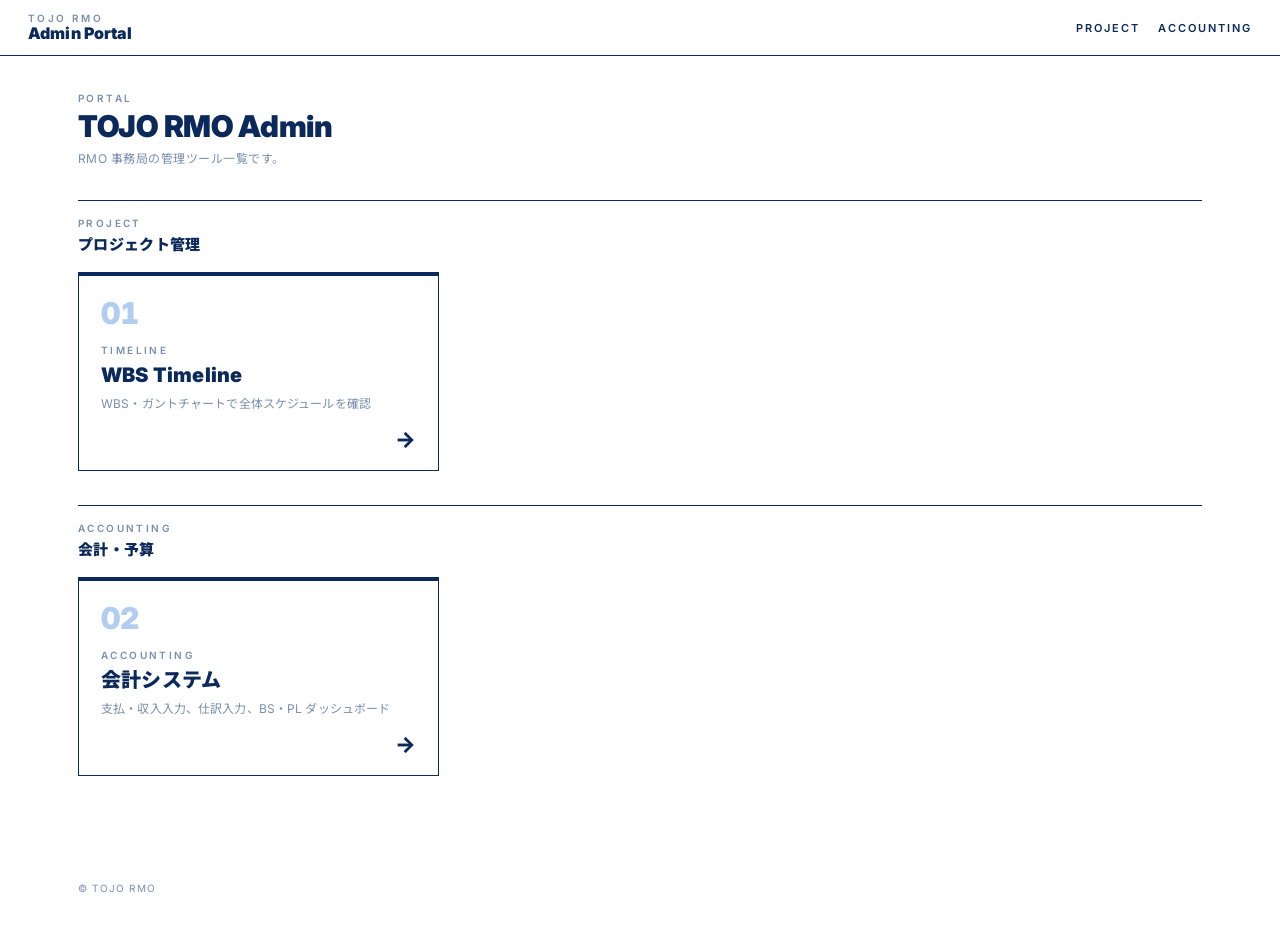
<file: index.html>
<!DOCTYPE html>
<html lang="ja">
<head>
<meta charset="utf-8">
<meta name="viewport" content="width=device-width, initial-scale=1, viewport-fit=cover">
<title>TOJO RMO Admin Portal</title>
<link rel="preconnect" href="https://fonts.googleapis.com">
<link rel="preconnect" href="https://fonts.gstatic.com" crossorigin>
<link href="https://fonts.googleapis.com/css2?family=Inter:wght@400;500;600;800&family=Noto+Sans+JP:wght@400;500;700;900&display=swap" rel="stylesheet">
<style>
/* RMO Gantt / Accounting と同じデザイン言語 */
:root{
  --ink:#0b2a5b; --ink2:#2b4a7a; --mute:#7a8fae; --hair:#dfe7f3; --hair2:#c3d2e8; --paper:#ffffff; --tint:#f2f6fc;
  --lv1:#1e4fa3; --lv2:#5b8bd6; --lv3:#b3cdf0; --accent:#e4002b;
  --font:"Inter","Noto Sans JP",-apple-system,BlinkMacSystemFont,"Hiragino Sans",sans-serif;
}
*{box-sizing:border-box}
html,body{margin:0}
body{font-family:var(--font);color:var(--ink);background:var(--paper);-webkit-font-smoothing:antialiased;-webkit-text-size-adjust:100%;letter-spacing:.01em;font-size:13px}

header.hd{position:sticky;top:0;z-index:20;background:var(--paper);display:flex;align-items:center;gap:24px;padding:12px 28px;padding-top:calc(12px + env(safe-area-inset-top));border-bottom:1px solid var(--ink)}
.eyebrow{font-size:10px;font-weight:600;letter-spacing:.24em;text-transform:uppercase;color:var(--mute)}
.hd .ttl{margin:0;font-size:16px;font-weight:900;line-height:1.2}
.hd nav{display:flex;gap:18px;margin-left:auto;align-items:center;overflow-x:auto}
.txtbtn{padding:6px 0;font-size:11px;font-weight:600;letter-spacing:.18em;text-transform:uppercase;color:var(--ink);position:relative;text-decoration:none;white-space:nowrap}
.txtbtn::after{content:"";position:absolute;left:0;right:100%;bottom:2px;height:1px;background:var(--ink);transition:right .25s}
.txtbtn:hover::after{right:0}

main{max-width:1180px;margin:0 auto;padding:36px 28px 72px}
h1{margin:6px 0 6px;font-size:30px;font-weight:900;letter-spacing:-.01em;line-height:1.1}
.sub{color:var(--mute);margin:0 0 30px;font-size:12px;letter-spacing:.04em;line-height:1.7}

section.grp{border-top:1px solid var(--ink);padding:16px 0 34px}
section.grp h2{margin:0 0 18px;font-size:10px;font-weight:600;letter-spacing:.24em;text-transform:uppercase;color:var(--mute)}
section.grp h2 b{display:block;margin-top:4px;font-size:15px;font-weight:900;letter-spacing:.02em;color:var(--ink);text-transform:none}

.tiles{display:grid;grid-template-columns:repeat(3,1fr);gap:20px}
@media (max-width:900px){ .tiles{grid-template-columns:repeat(2,1fr)} }
@media (max-width:560px){ .tiles{grid-template-columns:1fr} }
.tile{position:relative;display:flex;flex-direction:column;gap:6px;min-height:190px;padding:22px 22px 56px;border:1px solid var(--ink);border-top-width:4px;background:var(--paper);color:var(--ink);text-decoration:none;transition:background .2s,color .2s,transform .15s,box-shadow .2s}
.tile .no{font-size:30px;font-weight:900;line-height:1;color:var(--lv3);font-feature-settings:"tnum";margin-bottom:10px;transition:color .2s}
.tile .t{font-size:20px;font-weight:900;letter-spacing:.01em;line-height:1.3}
.tile .d{font-size:12px;color:var(--mute);line-height:1.7;transition:color .2s}
.tile .go{position:absolute;right:22px;bottom:18px;font-size:22px;font-weight:800;transition:transform .2s}
.tile:hover{background:var(--ink);color:var(--paper);transform:translateY(-2px);box-shadow:0 10px 24px rgba(11,42,91,.18)}
.tile:hover .eyebrow,.tile:hover .d{color:var(--hair2)}
.tile:hover .no{color:var(--lv2)}
.tile:hover .go{transform:translateX(4px)}
.tile.ext{border-top-color:var(--lv2);background:var(--tint)}
.tile.ext:hover{background:var(--ink2)}
.tile.soon{border-color:var(--hair2);border-style:dashed;color:var(--mute);pointer-events:none}
.tile.soon .t{color:var(--mute)}
.tile.soon .go{font-size:10px;font-weight:600;letter-spacing:.2em}

footer{max-width:1180px;margin:0 auto;padding:0 28px 40px;font-size:10px;color:var(--mute);letter-spacing:.12em}
@media (max-width:640px){
  header.hd{padding:8px 16px;padding-top:calc(8px + env(safe-area-inset-top));gap:12px}
  main{padding:24px 16px 56px} footer{padding:0 16px 32px}
}
</style>
</head>
<body>
<header class="hd">
  <div class="brand"><div class="eyebrow">TOJO RMO</div><div class="ttl">Admin Portal</div></div>
  <nav id="nav"></nav>
</header>

<main>
  <div class="eyebrow">Portal</div>
  <h1>TOJO RMO Admin</h1>
  <p class="sub">RMO 事務局の管理ツール一覧です。</p>
  <div id="menu"></div>
</main>
<footer>© TOJO RMO</footer>

<script>
/* =====================================================================
   メニュー定義 — ここに追加するだけでポータルに反映されます
   group : グループ（見出し）。同じ group のものがまとめて表示されます
   href  : リンク先（このフォルダからの相対パス、または https://〜）
   ext   : true で外部リンク（新しいタブで開く・↗表示）
   soon  : true で「準備中」表示（クリック不可）
   ===================================================================== */
const GROUPS = [
  { key: 'project', en: 'Project',    jp: 'プロジェクト管理' },
  { key: 'finance', en: 'Accounting', jp: '会計・予算' },
];
const MENU = [
  { group: 'project', en: 'Timeline',   title: 'WBS Timeline',  desc: 'WBS・ガントチャートで全体スケジュールを確認', href: 'Gantt/index.html' },
  { group: 'finance', en: 'Accounting', title: '会計システム',   desc: '支払・収入入力、仕訳入力、BS・PL ダッシュボード', href: 'Accounting/index.html' },
];

/* ===== 描画 ===== */
const esc = s => String(s ?? '').replace(/[&<>"']/g, c => ({'&':'&amp;','<':'&lt;','>':'&gt;','"':'&quot;',"'":'&#39;'}[c]));
let n = 0;
const groups = [...GROUPS, ...[...new Set(MENU.map(m => m.group))].filter(k => !GROUPS.some(g => g.key === k)).map(k => ({ key: k, en: k, jp: k }))];
document.getElementById('menu').innerHTML = groups.map(g => {
  const items = MENU.filter(m => m.group === g.key);
  if (!items.length) return '';
  return `<section class="grp" id="${esc(g.key)}"><h2>${esc(g.en)}<b>${esc(g.jp)}</b></h2><div class="tiles">` +
    items.map(m => {
      const no = String(++n).padStart(2, '0');
      const cls = m.soon ? 'tile soon' : m.ext ? 'tile ext' : 'tile';
      const attr = m.soon ? '' : `href="${esc(m.href)}"` + (m.ext ? ' target="_blank" rel="noopener"' : '');
      const go = m.soon ? 'COMING SOON' : m.ext ? '↗' : '→';
      return `<a class="${cls}" ${attr}><span class="no">${no}</span><span class="eyebrow">${esc(m.en)}</span><span class="t">${esc(m.title)}</span><span class="d">${esc(m.desc)}</span><span class="go">${go}</span></a>`;
    }).join('') + `</div></section>`;
}).join('');
document.getElementById('nav').innerHTML = groups.filter(g => MENU.some(m => m.group === g.key))
  .map(g => `<a class="txtbtn" href="#${esc(g.key)}">${esc(g.en)}</a>`).join('');
</script>
</body>
</html>
</file>
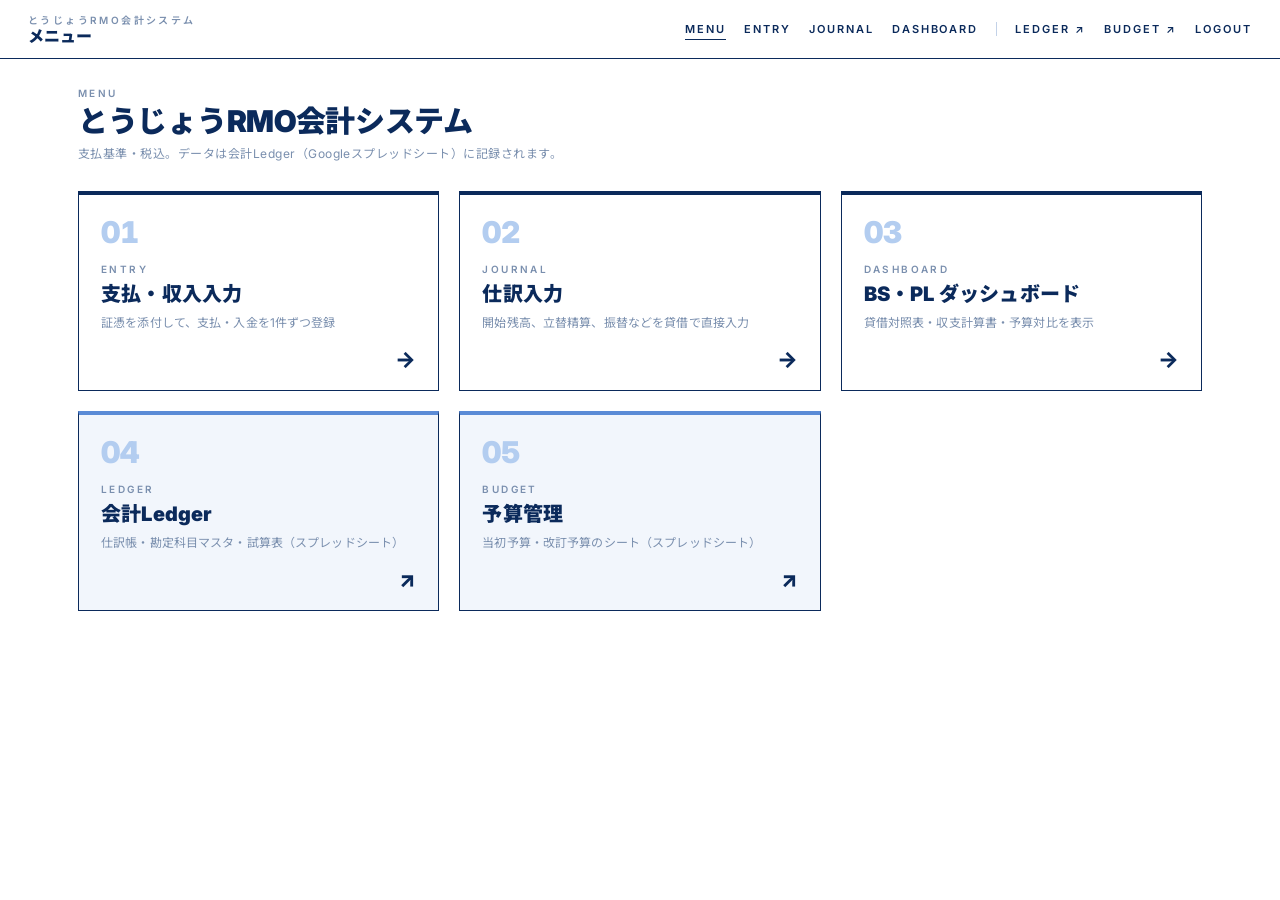
<file: Accounting/index.html>
<!DOCTYPE html>
<html lang="ja">
<head>
  <meta charset="utf-8">
  <meta name="viewport" content="width=device-width, initial-scale=1">
  <title>とうじょうRMO会計システム</title>
  <link rel="preconnect" href="https://fonts.googleapis.com">
  <link rel="preconnect" href="https://fonts.gstatic.com" crossorigin>
  <link href="https://fonts.googleapis.com/css2?family=Inter:wght@400;500;600;800&family=Noto+Sans+JP:wght@400;500;700;900&display=swap" rel="stylesheet">
  <link rel="stylesheet" href="css/style.css">
</head>
<body data-page="home">
<main>
  <div class="eyebrow">Menu</div>
  <h1>とうじょうRMO会計システム</h1>
  <p class="sub">支払基準・税込。データは会計Ledger（Googleスプレッドシート）に記録されます。</p>
  <div class="tiles">
    <a class="tile" href="entry.html"><span class="no">01</span><span class="eyebrow">Entry</span><span class="t">支払・収入入力</span><span class="d">証憑を添付して、支払・入金を1件ずつ登録</span><span class="go">→</span></a>
    <a class="tile" href="journal.html"><span class="no">02</span><span class="eyebrow">Journal</span><span class="t">仕訳入力</span><span class="d">開始残高、立替精算、振替などを貸借で直接入力</span><span class="go">→</span></a>
    <a class="tile" href="dashboard.html"><span class="no">03</span><span class="eyebrow">Dashboard</span><span class="t">BS・PL ダッシュボード</span><span class="d">貸借対照表・収支計算書・予算対比を表示</span><span class="go">→</span></a>
    <a class="tile ext" href="#" data-ext="LEDGER" target="_blank" rel="noopener"><span class="no">04</span><span class="eyebrow">Ledger</span><span class="t">会計Ledger</span><span class="d">仕訳帳・勘定科目マスタ・試算表（スプレッドシート）</span><span class="go">↗</span></a>
    <a class="tile ext" href="#" data-ext="BUDGET" target="_blank" rel="noopener"><span class="no">05</span><span class="eyebrow">Budget</span><span class="t">予算管理</span><span class="d">当初予算・改訂予算のシート（スプレッドシート）</span><span class="go">↗</span></a>
  </div>
</main>
<script src="js/config.js"></script>
<script src="js/core.js"></script>
<script>
  document.querySelectorAll('a[data-ext]').forEach(a => a.href = a.dataset.ext === 'LEDGER' ? CONFIG.LEDGER_URL : CONFIG.BUDGET_URL);
</script>
</body>
</html>
</file>
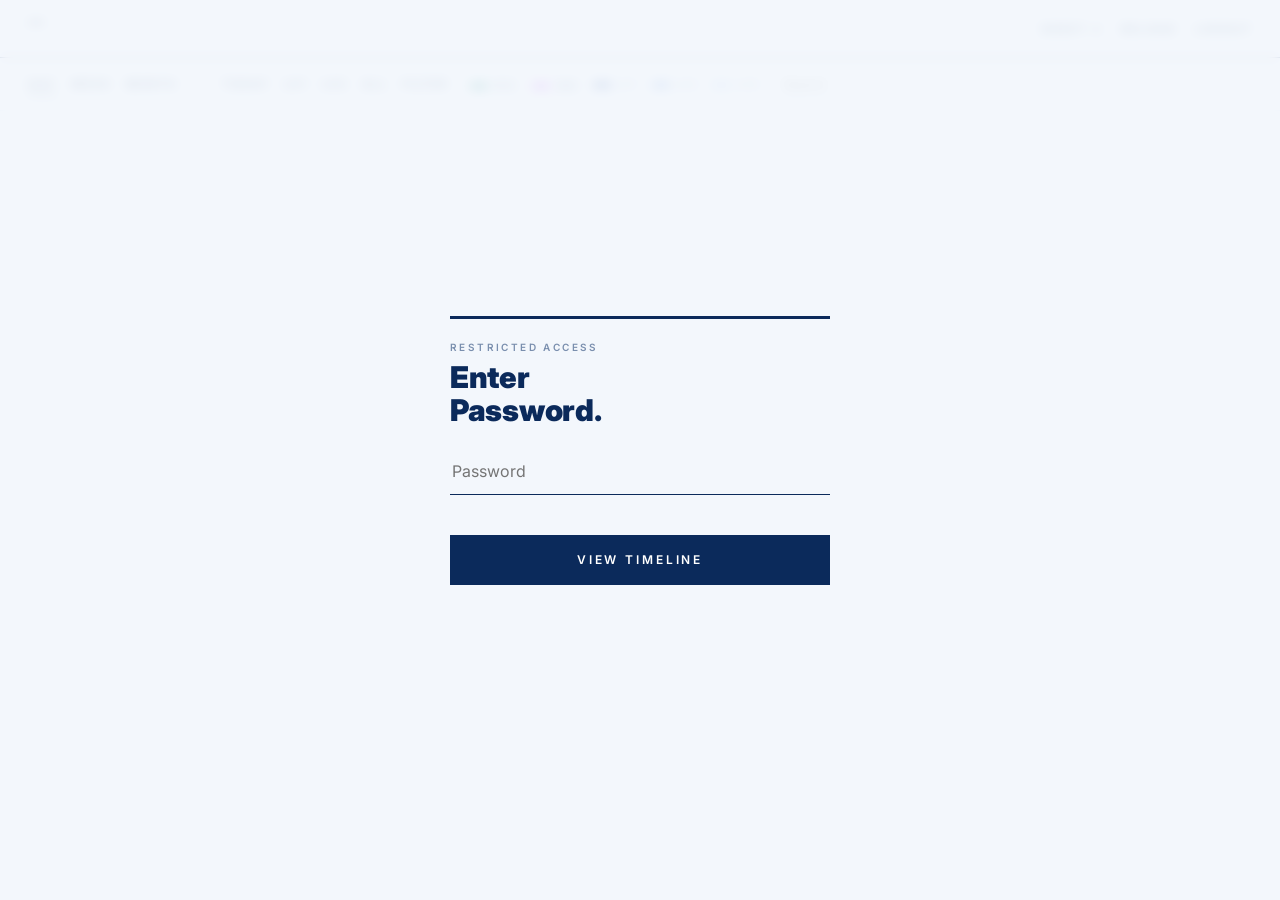
<file: Gantt/index.html>
<!DOCTYPE html>
<html lang="ja">
<head>
<base target="_top">
<meta charset="UTF-8">
<meta name="viewport" content="width=device-width, initial-scale=1, viewport-fit=cover">
<title>WBS Timeline</title>
<link rel="preconnect" href="https://fonts.googleapis.com">
<link rel="preconnect" href="https://fonts.gstatic.com" crossorigin>
<link href="https://fonts.googleapis.com/css2?family=Inter:wght@400;500;600;800&family=Noto+Sans+JP:wght@400;500;700;900&display=swap" rel="stylesheet">
<style>
:root{
  --ink:#0b2a5b; --ink2:#2b4a7a; --mute:#7a8fae; --hair:#dfe7f3; --hair2:#c3d2e8; --paper:#ffffff; --tint:#f2f6fc;
  --lv1:#1e4fa3; --lv2:#5b8bd6; --lv3:#b3cdf0;
  --accent:#e4002b;
  --key:#0e8a7e; --keybg:#e2f3f0;   /* 報告（mark=1）のハイライト色 */
  --dis:#ba42f2; --disbg:#f8edfe;   /* 議論（mark=2）のハイライト色 */
  --left:340px; --h1:56px; --h2:46px; --h3:40px;
  --font:"Inter","Noto Sans JP",-apple-system,BlinkMacSystemFont,"Hiragino Sans",sans-serif;
}
@media (max-width:640px){ :root{ --left:168px; --h1:58px; --h2:50px; --h3:46px; } }
*{box-sizing:border-box}
html,body{margin:0;height:100%}
body{font-family:var(--font);color:var(--ink);background:var(--paper);-webkit-font-smoothing:antialiased;-webkit-text-size-adjust:100%;letter-spacing:.01em}
button,input,select{font-family:inherit;color:inherit}
button{cursor:pointer}
.app{display:flex;flex-direction:column;height:100vh;height:100dvh}

/* ===== Header ===== */
.hd{display:flex;align-items:center;gap:24px;padding:12px 28px;padding-top:calc(12px + env(safe-area-inset-top));border-bottom:1px solid var(--ink)}
.hd .brand{flex:0 1 auto;min-width:0}
.eyebrow{font-size:10px;font-weight:600;letter-spacing:.24em;text-transform:uppercase;color:var(--mute)}
.hd h1{margin:0;font-size:16px;font-weight:900;line-height:1.2;letter-spacing:.01em;white-space:nowrap;overflow:hidden;text-overflow:ellipsis}
.hd .upd{font-size:10px;color:var(--mute);margin-top:2px;letter-spacing:.06em;white-space:nowrap}
.txtbtn{background:none;border:0;padding:6px 0;font-size:11px;font-weight:600;letter-spacing:.18em;text-transform:uppercase;color:var(--ink);position:relative}
.txtbtn::after{content:"";position:absolute;left:0;right:100%;bottom:2px;height:1px;background:var(--ink);transition:right .25s}
.txtbtn:hover::after,.txtbtn.on::after{right:0}
a.txtbtn{text-decoration:none;display:inline-block}
.hd nav{display:flex;gap:18px;margin-left:auto}

/* ===== KPI ===== */
.stats{display:flex;align-items:center;border-left:1px solid var(--hair2)}
.stat{display:flex;align-items:baseline;gap:6px;padding:0 16px;border-right:1px solid var(--hair)}
.stat:last-child{border-right:0}
.stat .n{font-size:16px;font-weight:800;line-height:1;font-feature-settings:"tnum"}
.stat .l{font-size:9px;font-weight:600;letter-spacing:.18em;text-transform:uppercase;color:var(--mute)}
.stat.alert .n{color:var(--accent)}

@media (max-width:640px){
  .hd{padding:8px 16px;padding-top:calc(8px + env(safe-area-inset-top))}
  .hd .brand,.stats{display:none}
  .hd nav{gap:14px}
}

/* ===== Toolbar ===== */
.tb{display:flex;flex-wrap:wrap;align-items:center;gap:6px 22px;padding:10px 28px;border-bottom:1px solid var(--hair)}
.tb .grp{display:flex;gap:14px;align-items:center}
.tb .sep{width:1px;height:14px;background:var(--hair2)}
.search{flex:1;min-width:140px;border:0;border-bottom:1px solid var(--hair2);height:32px;font-size:16px;padding:0 2px;outline:none;background:transparent}
.search:focus{border-bottom-color:var(--ink)}
@media (min-width:641px){ .search{font-size:13px} }
.legend{display:flex;gap:14px;align-items:center;font-size:10px;letter-spacing:.16em;color:var(--mute);font-weight:600}
.legend i{display:inline-block;width:18px;height:6px;margin-right:6px;vertical-align:middle}
.filters{display:none;width:100%;gap:12px 20px;flex-wrap:wrap;padding:8px 0 4px}
.filters.open{display:flex}
.filters .fld{display:flex;flex-direction:column;gap:4px;flex:1 1 150px;min-width:0;position:relative}
.filters .fl{font-size:9px;font-weight:600;letter-spacing:.2em;text-transform:uppercase;color:var(--mute)}
.filters label.chk{display:flex}
/* 複数選択ドロップダウン */
.ms-btn{width:100%;height:34px;border:0;border-bottom:1px solid var(--hair2);background:transparent;font-size:16px;padding:0 18px 0 2px;text-align:left;white-space:nowrap;overflow:hidden;text-overflow:ellipsis;position:relative;letter-spacing:0}
.ms-btn::after{content:"▾";position:absolute;right:2px;top:50%;transform:translateY(-50%);font-size:10px;color:var(--mute)}
.ms.open .ms-btn,.ms-btn:focus{border-bottom-color:var(--ink);outline:none}
.ms.on .ms-btn{font-weight:700}
@media (min-width:641px){ .ms-btn{font-size:13px} }
.ms-pop{display:none;position:absolute;left:0;top:100%;z-index:40;min-width:100%;width:max-content;max-width:min(320px,90vw);max-height:300px;overflow:auto;background:var(--paper);border:1px solid var(--ink);box-shadow:0 8px 24px rgba(11,42,91,.14);padding:6px 0}
.ms.open .ms-pop{display:block}
.ms-act{display:flex;gap:14px;padding:4px 12px 8px;border-bottom:1px solid var(--hair)}
.ms-act button{background:none;border:0;padding:2px 0;font-size:10px;font-weight:600;letter-spacing:.14em;color:var(--ink2)}
.ms-act button:hover{text-decoration:underline}
.ms-opt{display:flex;align-items:center;gap:8px;padding:7px 12px;font-size:13px;cursor:pointer;white-space:nowrap}
.ms-opt:hover{background:var(--tint)}
.ms-opt input{width:15px;height:15px;margin:0;accent-color:var(--ink)}
.ms-opt .bl0{color:var(--mute)}
.filters .chk{flex-direction:row;align-items:center;gap:8px;flex:0 0 auto;font-size:11px;letter-spacing:.1em;color:var(--ink)}
.filters .chk input{width:16px;height:16px;accent-color:var(--ink)}
@media (max-width:640px){ .tb{padding:8px 16px;gap:6px 14px} .legend{display:none} }

/* ===== Chart ===== */
.scroller{flex:1;min-height:0;overflow:auto;position:relative;-webkit-overflow-scrolling:touch;overscroll-behavior-x:contain}
.chart{position:relative;min-height:100%}
.head{position:sticky;top:0;z-index:5;display:flex;background:var(--paper);border-bottom:1px solid var(--ink)}
.corner{position:sticky;left:0;z-index:6;width:var(--left);flex:0 0 var(--left);background:var(--paper);border-right:1px solid var(--hair);display:flex;align-items:flex-end;padding:0 16px 8px;font-size:9px;font-weight:600;letter-spacing:.2em;color:var(--mute)}
.scale{position:relative;flex:0 0 auto}
.months{position:relative;height:26px}
.month{position:absolute;top:0;height:100%;border-left:1px solid var(--hair2);padding:7px 8px 0;font-size:10px;font-weight:700;letter-spacing:.14em;white-space:nowrap;overflow:hidden}
.ticks{position:relative;height:28px}
.ticks.hide{display:none}
.tick{position:absolute;top:0;height:100%;font-size:9px;text-align:center;color:var(--mute);line-height:1.3;padding-top:2px;overflow:hidden;white-space:nowrap;font-feature-settings:"tnum"}
.tick.we{color:#a9bad3}
.tick.today{color:var(--paper);background:var(--ink);font-weight:700}
.body{position:relative}
.grid{position:absolute;top:0;bottom:0;pointer-events:none;z-index:0}
.grid .we{position:absolute;top:0;bottom:0;background:var(--tint)}
.grid .wl{position:absolute;top:0;bottom:0;border-left:1px solid #edf2f9}
.grid .ml{position:absolute;top:0;bottom:0;border-left:1px solid var(--hair2)}
.grid .td{position:absolute;top:0;bottom:0;width:1px;background:var(--accent)}

.row{display:flex;position:relative;z-index:1;cursor:pointer;border-bottom:1px solid var(--hair)}
.row.l1{height:var(--h1);border-top:1px solid var(--ink);border-bottom-color:var(--hair2)}
.row.l1:first-child{border-top:0}
.row.l2{height:var(--h2)}
.row.l3{height:var(--h3)}
.cl{position:sticky;left:0;z-index:3;width:var(--left);flex:0 0 var(--left);background:var(--paper);border-right:1px solid var(--hair);display:flex;align-items:center;gap:8px;padding:0 14px 0 0;overflow:hidden}
.row:hover .cl{background:var(--tint)}
.row:hover .ct{background:rgba(30,79,163,.04)}
.row.l1 .cl,.row.l1 .ct{background-image:repeating-linear-gradient(-45deg,color-mix(in srgb,var(--ink) 9%,transparent) 0 1.5px,transparent 1.5px 6px)}  /* LV1 のみ網掛け */
.row.l1 .cl{background-color:var(--tint)}
.ind{flex:0 0 auto}
.l1 .ind{width:14px}.l2 .ind{width:28px}.l3 .ind{width:42px}
@media (max-width:640px){ .l1 .ind{width:10px}.l2 .ind{width:18px}.l3 .ind{width:26px} }
.tg{flex:0 0 14px;width:14px;height:14px;display:flex;align-items:center;justify-content:center;font-size:9px;transition:transform .2s;color:var(--ink)}
.collapsed .tg{transform:rotate(-90deg)}
.tg.none{visibility:hidden}
.txt{min-width:0;flex:1;display:flex;flex-direction:column;gap:3px}
.nm{white-space:nowrap;overflow:hidden;text-overflow:ellipsis}
.l1 .nm{font-size:14px;font-weight:900;letter-spacing:.02em}
.l2 .nm{font-size:13px;font-weight:700;color:var(--ink2)}
.l3 .nm{font-size:12.5px;font-weight:500;color:var(--ink2)}
.mt{font-size:10px;color:var(--mute);white-space:nowrap;overflow:hidden;text-overflow:ellipsis;letter-spacing:.04em;font-feature-settings:"tnum"}
.mt b{font-weight:600;color:var(--ink2)}
.tbd{display:inline-block;padding:0 5px;background:var(--accent);color:var(--paper);font-weight:700;letter-spacing:.08em;line-height:1.5}
.stat.tbdk .n{color:var(--paper);background:var(--accent);padding:2px 6px}
.flag{flex:0 0 auto;width:6px;height:6px;border-radius:50%;background:var(--accent)}
/* 論点インジケーター（備考に記入がある行） */
.iss{flex:0 0 auto;min-width:16px;height:16px;padding:0 3px;display:inline-flex;align-items:center;justify-content:center;background:var(--ink);color:var(--paper);font-size:10px;font-weight:800;line-height:1;letter-spacing:0;cursor:pointer;font-feature-settings:"tnum"}
.iss.sum{background:transparent;color:var(--ink);box-shadow:inset 0 0 0 1px var(--ink)}
.iss:hover{opacity:.8}
.tip{position:fixed;z-index:60;display:none;max-width:min(340px,90vw);padding:10px 12px;background:var(--paper);border:1px solid var(--ink);box-shadow:0 8px 24px color-mix(in srgb,var(--ink) 14%,transparent);font-size:12px;line-height:1.6;color:var(--ink);pointer-events:none}
.tip.open{display:block}
.tip .th{font-size:9px;font-weight:600;letter-spacing:.2em;color:var(--mute);margin-bottom:4px}
.tip .ti{white-space:pre-wrap;word-break:break-word}
.tip .ti+.ti{margin-top:6px;padding-top:6px;border-top:1px solid var(--hair)}
.tip .tw{font-weight:700;color:var(--ink2);margin-right:6px}
.ct{position:relative;flex:0 0 auto}
.br{position:absolute;top:50%;transform:translateY(-50%);min-width:3px}
.l1 .br{height:20px;background:var(--lv1)}
.l2 .br{height:14px;background:var(--lv2)}
.l3 .br{height:12px;background:var(--lv3)}
.row.key .cl,.row.key:hover .cl{background:var(--keybg);box-shadow:inset 4px 0 0 var(--key)}
.row.key .ct{background:color-mix(in srgb,var(--key) 7%,transparent)}
.row.key .nm{font-weight:800;color:var(--ink)}
.row.key .br{background:var(--key);box-shadow:0 0 0 2px color-mix(in srgb,var(--key) 25%,transparent)}
.l3.key .br,.l2.key .br{height:16px}
.row.key .bl{color:var(--ink);font-weight:800}
.tag.key{background:var(--key);border-color:var(--key);color:var(--paper)}
/* 議論（mark=2） */
.row.dis .cl,.row.dis:hover .cl{background:var(--disbg);box-shadow:inset 4px 0 0 var(--dis)}
.row.dis .ct{background:color-mix(in srgb,var(--dis) 7%,transparent)}
.row.dis .nm{font-weight:800;color:var(--ink)}
.row.dis .br{background:var(--dis);box-shadow:0 0 0 2px color-mix(in srgb,var(--dis) 25%,transparent)}
.l3.dis .br,.l2.dis .br{height:16px}
.row.dis .bl{color:var(--ink);font-weight:800}
.tag.dis{background:var(--dis);border-color:var(--dis);color:var(--paper)}
.br.done{background-image:repeating-linear-gradient(135deg,rgba(255,255,255,.55) 0 2px,transparent 2px 5px)}
.br.over::after{content:"";position:absolute;left:0;right:0;bottom:-4px;height:2px;background:var(--accent)}
.br .pg{position:absolute;left:0;top:0;bottom:0;background:rgba(255,255,255,.28)}
.bl{position:absolute;top:50%;transform:translateY(-50%);white-space:nowrap;pointer-events:none;font-size:10.5px;color:var(--ink2);letter-spacing:.02em}
.l1 .bl{font-weight:800;color:var(--ink)}
.l2 .bl{font-weight:600}
.l3 .bl{color:var(--mute)}
.nodate{position:absolute;top:50%;transform:translateY(-50%);font-size:10px;color:var(--mute);letter-spacing:.1em}

.empty,.errbox{padding:64px 20px;text-align:center;font-size:13px;color:var(--mute);letter-spacing:.06em}
.errbox{color:var(--accent)}

/* ===== Overlays ===== */
.ov{position:fixed;inset:0;display:none;z-index:50;background:rgba(242,246,252,.88);backdrop-filter:blur(6px);-webkit-backdrop-filter:blur(6px);align-items:center;justify-content:center;padding:20px}
.ov.open{display:flex}
.login{width:100%;max-width:380px;border-top:3px solid var(--ink);padding-top:22px}
.login h2{margin:8px 0 22px;font-size:30px;font-weight:900;letter-spacing:-.01em;line-height:1.1}
.login input{width:100%;height:46px;border:0;border-bottom:1px solid var(--ink);font-size:16px;outline:none;background:transparent;padding:0 2px}
.login .msg{min-height:20px;font-size:12px;color:var(--accent);margin:10px 0}
.pbtn{width:100%;height:50px;border:0;background:var(--ink);color:var(--paper);font-size:12px;font-weight:600;letter-spacing:.24em;text-transform:uppercase;transition:opacity .2s}
.pbtn:hover{opacity:.82}

.dov{align-items:flex-end;padding:0;background:rgba(11,42,91,.35);backdrop-filter:none;-webkit-backdrop-filter:none}
@media (min-width:641px){ .dov{align-items:stretch;justify-content:flex-end} }
.dt{background:var(--paper);width:100%;max-height:86dvh;overflow:auto;padding:22px 22px calc(24px + env(safe-area-inset-bottom));border-top:3px solid var(--ink);animation:up .25s ease}
@media (min-width:641px){ .dt{max-width:440px;max-height:none;height:100%;border-top:0;border-left:3px solid var(--ink);animation:sl .25s ease} }
@keyframes up{from{transform:translateY(30px);opacity:0}}
@keyframes sl{from{transform:translateX(30px);opacity:0}}
.dt h3{margin:8px 0 14px;font-size:24px;font-weight:900;line-height:1.2}
.tags{display:flex;gap:6px;flex-wrap:wrap;margin-bottom:20px}
.tag{font-size:10px;font-weight:600;letter-spacing:.14em;padding:4px 8px;border:1px solid var(--ink)}
.tag.inv{background:var(--ink);color:var(--paper)}
.tag.al{border-color:var(--accent);color:var(--accent)}
.issbox{margin:0 0 20px;padding:12px 14px;border-left:3px solid var(--ink);background:var(--tint)}
.issbox .th{font-size:9px;font-weight:600;letter-spacing:.2em;color:var(--mute);margin-bottom:6px}
.issbox .ti{font-size:13px;line-height:1.7;white-space:pre-wrap;word-break:break-word}
.issbox .ti+.ti{margin-top:8px;padding-top:8px;border-top:1px solid var(--hair2)}
.issbox .tw{font-weight:700;margin-right:6px}
.kv{margin:0;border-top:1px solid var(--ink)}
.kv div{display:grid;grid-template-columns:110px 1fr;gap:12px;padding:12px 0;border-bottom:1px solid var(--hair)}
.kv dt{font-size:9px;font-weight:600;letter-spacing:.2em;text-transform:uppercase;color:var(--mute);padding-top:3px}
.kv dd{margin:0;font-size:14px;white-space:pre-wrap;word-break:break-word}
.kv .auto{font-size:9px;letter-spacing:.14em;color:var(--mute);margin-left:6px}
.dt .pbtn{margin-top:22px}

.loading{position:fixed;left:0;right:0;top:0;height:2px;z-index:60;display:none;overflow:hidden}
.loading.on{display:block}
.loading i{position:absolute;top:0;bottom:0;width:30%;background:var(--ink);animation:ld 1s ease-in-out infinite}
@keyframes ld{from{left:-30%}to{left:100%}}
</style>
</head>
<body>
<div class="loading" id="loading"><i></i></div>
<div class="app">
  <header class="hd">
    <div class="brand">
      <h1 id="title">—</h1>
      <div class="upd" id="updated">&nbsp;</div>
    </div>
    <div class="stats" id="stats"></div>
    <nav>
      <a class="txtbtn" id="lnkSheet" href="#" target="_blank" rel="noopener" title="ソースのスプレッドシートを開く" hidden>Sheet ↗</a>
      <button class="txtbtn" id="btnReload">Reload</button>
      <button class="txtbtn" id="btnLogout">Logout</button>
    </nav>
  </header>

  <div class="tb">
    <div class="grp" id="zoom">
      <button class="txtbtn" data-z="day">Day</button>
      <button class="txtbtn" data-z="week">Week</button>
      <button class="txtbtn" data-z="month">Month</button>
    </div>
    <span class="sep"></span>
    <div class="grp">
      <button class="txtbtn" id="btnToday">Today</button>
      <button class="txtbtn" id="btnL1" title="LV1のみ表示">LV1</button>
      <button class="txtbtn" id="btnL2" title="LV2まで表示">LV2</button>
      <button class="txtbtn" id="btnL3" title="すべて展開">All</button>
      <button class="txtbtn" id="btnFilter">Filter</button>
    </div>
    <div class="legend">
      <span><i style="background:var(--key)"></i>報告</span>
      <span><i style="background:var(--dis)"></i>議論</span>
      <span><i style="background:var(--lv1)"></i>LV1</span>
      <span><i style="background:var(--lv2)"></i>LV2</span>
      <span><i style="background:var(--lv3)"></i>LV3</span>
    </div>
    <input type="search" class="search" id="q" placeholder="Search">
    <div class="filters" id="filters">
      <div class="fld"><span class="fl">Category</span><div class="ms" id="fCategory" data-k="category"></div></div>
      <div class="fld"><span class="fl">Task</span><div class="ms" id="fTask" data-k="task"></div></div>
      <div class="fld"><span class="fl">Owner</span><div class="ms" id="fOwner" data-k="owner"></div></div>
      <div class="fld"><span class="fl">Status</span><div class="ms" id="fStatus" data-k="status"></div></div>
      <label class="chk"><input type="checkbox" id="onlyOverdue">期限超過のみ</label>
      <button class="txtbtn" id="btnClear" title="フィルタを初期状態に戻す">Reset</button>
    </div>
  </div>

  <div class="scroller" id="scroller"><div class="chart" id="chart"></div></div>
</div>

<div class="ov" id="loginOv">
  <form class="login" id="loginForm">
    <div class="eyebrow">Restricted Access</div>
    <h2>Enter<br>Password.</h2>
    <input type="password" id="pw" autocomplete="current-password" placeholder="Password" required>
    <div class="msg" id="loginMsg"></div>
    <button class="pbtn" type="submit">View Timeline</button>
  </form>
</div>

<div class="ov dov" id="detailOv"><div class="dt" id="detail"></div></div>
<div class="tip" id="tip"></div>

<script>
/* 外部ホスティング時のみ GASウェブアプリURL(/exec) を設定。GASから開く場合は空のまま */
const API_URL = 'https://script.google.com/macros/s/AKfycbxz9LsWMF19uylm_T7s3-150QOUiMbcUg98UxoVwD9H8-zPWDxdypJplFYwXVIELGU3hA/exec';
/* ソースのスプレッドシートURL（GASが url を返さない場合のフォールバック。空ならリンク非表示） */
const SHEET_URL = 'https://docs.google.com/spreadsheets/d/1Ksgl1i1hlfgogvbuudsI0Xnx36sDnWzsudFMHMAKoxY/edit';
const PW_KEY = 'gantt_pw', PREF_KEY = 'gantt_prefs_v4';
const DAY = 86400000;
const ZOOMS = { day: 28, week: 10, month: 3.5 };
const WD = ['SUN','MON','TUE','WED','THU','FRI','SAT'];
const WDJ = ['日','月','火','水','木','金','土'];
const ST_LABEL = { todo:'未着手', doing:'進行中', done:'完了', late:'遅延', hold:'保留', other:'—' };
/* フィールド名 → スプレッドシートのヘッダー名（列名が変わったらここだけ直す） */
const FIELDS = { wbs:'WBS', mark:'mark', category:'Category', task:'タスク', subtask:'サブタスク',
  owner:'タスクオーナー', start:'開始日', end:'終了日', status:'Status', kpi:'KPI', note:'備考' };
/* 必須列（無ければエラー）。それ以外の列は無くても空として扱う */
const REQUIRED = ['wbs', 'category', 'task', 'subtask', 'start', 'end'];
/* 表示名：LV1=Category / LV2=タスク / LV3=サブタスク（空なら隣の列で補完） */
const NAME_BY_LEVEL = { 1: ['category', 'subtask', 'task'], 2: ['task', 'subtask'], 3: ['subtask', 'task'] };
/* mark列がこの値ならハイライト（全角・前後空白は吸収） */
/* タスクオーナーが未定かどうか（TBD／全角・小文字も吸収） */
const isTBD = (v) => String(v || '').normalize('NFKC').trim().toUpperCase() === 'TBD';
/* 担当者表示：TBDなら赤地で強調 */
const ownerHtml = (v) => isTBD(v) ? `<span class="tbd">${esc(v)}</span>` : esc(v);
/* mark欄：1=報告、2=議論 */
const markType = (v) => ({ '1': 'rep', '2': 'dis' })[String(v || '').normalize('NFKC').trim()] || '';
const MARK = { rep: { cls: 'key', label: '報告' }, dis: { cls: 'dis', label: '議論' } };
/* 複数選択フィルタ：配列が空なら「すべて」。statusDefault=true の間は初期値（Pending・Closeを除外）を適用 */
const MULTI = ['category', 'task', 'owner', 'status'];
const BLANK = '';                       // Status 空欄を表す値
const BLANK_LABEL = '(空欄)';
const DEFAULT_EXCLUDE_SK = ['hold', 'done'];   // 既定で除外するステータス（Pending / Close）
const newFilter = () => ({ category:[], task:[], owner:[], status:[], statusDefault:true, q:'', onlyOverdue:false });
const $ = (id) => document.getElementById(id);
const S = {
  roots: [], all: [], leaves: [],
  zoom: innerWidth <= 640 ? 'week' : 'day',
  f: newFilter(), opts: {},
  collapsed: new Set(), toToday: true, range: null,
};
const TODAY = (() => { const n = new Date(); return Date.UTC(n.getFullYear(), n.getMonth(), n.getDate()) / DAY; })();

document.addEventListener('DOMContentLoaded', () => {
  loadPrefs(); bindUI();
  const pw = localStorage.getItem(PW_KEY);
  pw ? fetchData(pw) : showLogin();
});

/* ================= API ================= */
function callApi(password) {
  if (window.google && google.script && google.script.run) {
    return new Promise((ok, ng) => google.script.run.withSuccessHandler(ok).withFailureHandler(ng).getData(password));
  }
  if (!API_URL) return Promise.reject(new Error('API_URL が設定されていません'));
  return fetch(API_URL, { method:'POST', headers:{ 'Content-Type':'text/plain;charset=utf-8' },
    body: JSON.stringify({ password }), cache:'no-store', redirect:'follow' })
    .then((r) => { if (!r.ok) throw new Error('HTTP ' + r.status); return r.json(); });
}
/* GASの行(ヘッダー名キー)をフロントのフィールド名に変換 */
function toTasks(res) {
  const headers = res.headers || [];
  const missing = REQUIRED.map((k) => FIELDS[k]).filter((h) => !headers.includes(h));
  if (missing.length) throw new Error('ヘッダーが見つかりません: ' + missing.join(', '));
  return (res.rows || []).map((r) => {
    const t = { row: r._row };
    for (const k in FIELDS) t[k] = r[FIELDS[k]] || '';
    t.mk = markType(t.mark);
    // 備考の「Sub: 〇〇」をサブ担当として分離（残りは備考に残す）
    const m = t.note.match(/Sub\s*[:：]\s*([^/／\n]+)/i);
    t.sub = m ? m[1].trim() : '';
    t.note = m ? t.note.replace(m[0], '').replace(/^[\s/／]+|[\s/／]+$/g, '') : t.note;
    t.issue = String(r['論点'] || t.note || '').trim();   // 論点：「論点」列があれば優先、無ければ備考
    return t;
  });
}
async function fetchData(pw) {
  setLoading(true);
  try {
    const res = await callApi(pw);
    if (!res || !res.ok) {
      if (res && (res.error === 'AUTH' || res.error === 'LOCKED')) { localStorage.removeItem(PW_KEY); showLogin(res.message); return; }
      throw new Error((res && res.message) || 'データ取得に失敗しました');
    }
    const tasks = toTasks(res);
    localStorage.setItem(PW_KEY, pw);
    hideLogin();
    $('title').textContent = res.title || 'Timeline';
    document.title = res.title || 'WBS Timeline';
    const sheetUrl = res.url ? res.url + (res.gid != null ? '#gid=' + res.gid : '') : SHEET_URL;
    $('lnkSheet').href = sheetUrl || '#'; $('lnkSheet').hidden = !sheetUrl;
    buildTree(tasks);
    $('updated').textContent = 'Updated ' + res.updatedAt;
    buildFilterOptions();
    render();
  } catch (e) {
    hideLogin();
    showError(e.message || String(e));
  } finally { setLoading(false); }
}

/* ================= WBS Tree ================= */
/* 'yyyy-MM-dd' / 'yyyy/M/d' / 'yyyy年M月d日' など → 日数（UTC）。解釈できなければ null */
function toNum(s) {
  const m = String(s || '').match(/^(\d{4})\D+(\d{1,2})\D+(\d{1,2})/);
  return m ? Date.UTC(m[1], m[2] - 1, m[3]) / DAY : null;
}
const fromNum = (n) => new Date(n * DAY);
function fmt(n, full) {
  if (n == null) return '';
  const d = fromNum(n), md = (d.getUTCMonth() + 1) + '/' + d.getUTCDate();
  return full ? d.getUTCFullYear() + '/' + md + ' (' + WDJ[d.getUTCDay()] + ')' : md;
}
function statusKey(s) {
  const v = (s || '').toLowerCase();
  if (!v) return 'todo';
  if (/未着手|未開始|未完了|todo|not ?started|incomplete|open/.test(v)) return 'todo'; // 「未完了」が「完了」に誤判定されないよう先に判定
  if (/完了|済|done|complete|closed?/.test(v)) return 'done';   // 「Close」も完了扱い
  if (/遅延|遅れ|delay|late|overdue/.test(v)) return 'late';
  if (/保留|中止|中断|hold|pending|cancel/.test(v)) return 'hold';
  if (/進行|着手|対応中|作業中|実施中|progress|doing|wip/.test(v)) return 'doing';
  return 'other';
}
const isOpenWip = (s) => /^(open|wip)$/i.test(String(s || '').normalize('NFKC').trim());
/* "1" → LV1, "1.2" → LV2, "1.2.3" → LV3（"1.0.0"や"1.2.0"のような末尾0は上位扱い） */
function parseWbs(w) {
  const segs = String(w || '').normalize('NFKC').trim().replace(/。/g, '.').split(/[.\-]/).map((s) => s.trim()).filter(Boolean);
  while (segs.length > 1 && /^0+$/.test(segs[segs.length - 1])) segs.pop();
  return segs.slice(0, 3);
}
const lastSeg = (n) => n.segs[n.segs.length - 1];
function buildTree(rows) {
  const map = new Map(), all = [];
  const add = (o) => {
    const n = { children: [], virtual: false, ...o };
    if (!n.name) n.name = (NAME_BY_LEVEL[n.level] || NAME_BY_LEVEL[3]).map((k) => n[k]).find(Boolean) || '';
    all.push(n); map.set(n.key, n); return n;
  };
  rows.forEach((r, i) => {
    let segs = parseWbs(r.wbs);
    if (!segs.length) segs = ['~', 'nowbs', 'r' + r.row];   // WBS未入力 → 「WBS未設定」配下のLV3
    let key = segs.join('.');
    if (map.has(key)) key += '#' + r.row;                   // WBS重複
    add({ ...r, id: 'n' + i, key, segs, level: segs.length, ownS: toNum(r.start), ownE: toNum(r.end) });
  });
  // 親が無ければ仮ノードを生成（LV2名=タスク、LV1名=Category）
  const link = (n) => {
    if (n.level === 1) return;
    const ps = n.segs.slice(0, -1), pk = ps.join('.');
    let p = map.get(pk);
    if (!p) {
      const noWbs = ps[0] === '~';
      p = add({ id: 'v' + pk, key: pk, segs: ps, level: ps.length, virtual: true, ownS: null, ownE: null,
        wbs: noWbs ? '' : pk,
        name: noWbs ? 'WBS未設定' : (ps.length === 2 ? n.task : n.category) || 'WBS ' + pk,
        category: n.category || '', task: ps.length === 2 ? n.task || '' : '', subtask: '', mk: '',
        owner: '', sub: '', status: '', kpi: '', note: '' });
      link(p);
    }
    p.children.push(n);
  };
  [...all].forEach(link);
  const roots = all.filter((n) => n.level === 1);
  const sortRec = (arr) => {
    arr.sort((a, b) => (a.segs[0] === '~') - (b.segs[0] === '~')
      || lastSeg(a).localeCompare(lastSeg(b), 'ja', { numeric: true }) || (a.row || 0) - (b.row || 0));
    arr.forEach((n) => sortRec(n.children));
  };
  sortRec(roots);
  // ロールアップ：自分の値があればそれ、無ければ子の最小〜最大
  const leaves = [];
  const roll = (n) => {
    n.children.forEach(roll);
    n.iss = (n.issue ? 1 : 0) + n.children.reduce((a, c) => a + c.iss, 0);   // 自身＋配下の論点数
    const kids = n.children.filter((c) => c.s != null);
    const cs = kids.length ? Math.min(...kids.map((c) => c.s)) : null;
    const ce = kids.length ? Math.max(...kids.map((c) => c.e)) : null;
    n.s = n.ownS != null ? n.ownS : cs;
    n.e = n.ownE != null ? n.ownE : ce;
    n.autoS = n.ownS == null && cs != null; n.autoE = n.ownE == null && ce != null;
    if (n.s == null) n.s = n.e;
    if (n.e == null) n.e = n.s;
    if (n.s != null && n.e < n.s) [n.s, n.e] = [n.e, n.s];
    if (!n.children.length) {
      n.sk = statusKey(n.status); n.total = 1; n.done = n.sk === 'done' ? 1 : 0; leaves.push(n);
    } else {
      n.total = n.children.reduce((a, c) => a + c.total, 0);
      n.done = n.children.reduce((a, c) => a + c.done, 0);
      n.sk = n.status ? statusKey(n.status)
        : n.done === n.total ? 'done' : n.children.some((c) => c.sk !== 'todo') ? 'doing' : 'todo';
    }
    /* 期限超過は Status が Open / WIP のものだけ。Status 空欄の親は子に期限超過があれば立てる */
    n.overdue = n.status ? (isOpenWip(n.status) && n.e != null && n.e < TODAY) : n.children.some((c) => c.overdue);
  };
  roots.forEach(roll);
  S.roots = roots; S.all = all; S.leaves = leaves;
}

/* ================= Filter ================= */
function filtering() { const f = S.f; return !!(MULTI.some((k) => f[k].length) || f.q.trim() || f.onlyOverdue); }
/* 検索語があるときは折りたたみを無視して該当行をすべて表示 */
const searching = () => !!S.f.q.trim();
const inSel = (arr, v) => !arr.length || arr.includes(v);
function selfMatch(n) {
  const f = S.f, q = f.q.trim().toLowerCase();
  return inSel(f.category, n.category) && inSel(f.task, n.task) &&
    (!f.owner.length || f.owner.includes(n.owner) || f.owner.includes(n.sub)) &&
    inSel(f.status, n.status || BLANK) && (!f.onlyOverdue || n.overdue) &&
    (!q || [n.wbs, n.category, n.task, n.subtask, n.owner, n.sub, n.status, n.kpi, n.note].join(' ').toLowerCase().includes(q));
}
/* KPI用：フィルタに一致する末端タスク */
const matchedLeaves = () => (filtering() ? S.leaves.filter(selfMatch) : S.leaves);
function flatten() {
  const on = filtering(), out = [];
  // 親行は配下に一致があれば表示（検索時のみ親行自身の一致でも表示）
  const vis = (n) => {
    const kid = n.children.map(vis).some(Boolean);
    const self = !n.virtual && (n.children.length ? searching() : true) && selfMatch(n);
    return (n._v = kid || self);
  };
  if (on) S.roots.forEach(vis);
  const walk = (n) => {
    if (on && !n._v) return;
    out.push(n);
    if (!searching() && S.collapsed.has(n.key)) return;
    n.children.forEach(walk);
  };
  S.roots.forEach(walk);
  return out;
}

/* ================= Render ================= */
const esc = (s) => String(s == null ? '' : s).replace(/[&<>"']/g, (c) => ({ '&':'&amp;','<':'&lt;','>':'&gt;','"':'&quot;',"'":'&#39;' }[c]));
const leftW = () => parseInt(getComputedStyle(document.documentElement).getPropertyValue('--left'), 10) || 168;
function calcRange() {
  let mn = TODAY, mx = TODAY;
  S.roots.forEach((n) => { if (n.s != null) { mn = Math.min(mn, n.s); mx = Math.max(mx, n.e); } });
  const a = fromNum(mn), b = fromNum(mx);
  const start = Date.UTC(a.getUTCFullYear(), a.getUTCMonth(), 1) / DAY;
  const end = Date.UTC(b.getUTCFullYear(), b.getUTCMonth() + 2, 0) / DAY; // 翌月末まで余白
  return { start, end, days: end - start + 1 };
}
function render() {
  const sc = $('scroller'), keepT = sc.scrollTop, keepL = sc.scrollLeft;
  const dw = ZOOMS[S.zoom], R = S.range = calcRange(), W = Math.round(R.days * dw), L = leftW();
  const list = flatten();
  renderStats();
  let months = '';
  for (let d = fromNum(R.start); d.getTime() / DAY <= R.end; d = new Date(Date.UTC(d.getUTCFullYear(), d.getUTCMonth() + 1, 1))) {
    const s = d.getTime() / DAY, dim = new Date(Date.UTC(d.getUTCFullYear(), d.getUTCMonth() + 1, 0)).getUTCDate();
    const m = d.getUTCMonth() + 1, y = d.getUTCFullYear();
    const lb = S.zoom === 'month' ? (m === 1 || s === R.start ? y + '.' : '') + String(m).padStart(2, '0') : y + '.' + String(m).padStart(2, '0');
    months += `<div class="month" style="left:${(s - R.start) * dw}px;width:${dim * dw}px">${lb}</div>`;
  }
  let ticks = '', grid = '';
  for (let n = R.start; n <= R.end; n++) {
    const d = fromNum(n), wd = d.getUTCDay(), x = (n - R.start) * dw;
    if (d.getUTCDate() === 1) grid += `<div class="ml" style="left:${x}px"></div>`;
    if (S.zoom === 'day') {
      if (wd === 0 || wd === 6) grid += `<div class="we" style="left:${x}px;width:${dw}px"></div>`;
      ticks += `<div class="tick${wd === 0 || wd === 6 ? ' we' : ''}${n === TODAY ? ' today' : ''}" style="left:${x}px;width:${dw}px">${d.getUTCDate()}<br>${WD[wd].slice(0, 2)}</div>`;
    } else if (S.zoom === 'week' && wd === 1) {
      grid += `<div class="wl" style="left:${x}px"></div>`;
      ticks += `<div class="tick" style="left:${x + 4}px;width:${7 * dw}px;text-align:left;padding-top:8px">${fmt(n)}</div>`;
    }
  }
  grid += `<div class="td" style="left:${(TODAY - R.start) * dw + dw / 2}px"></div>`;
  const rows = list.length ? list.map((n) => rowHtml(n, R, dw, W)).join('')
    : `<div class="empty" style="position:sticky;left:0;width:min(100vw,${L + W}px)">NO TASKS FOUND</div>`;
  $('chart').style.width = (L + W) + 'px';
  $('chart').innerHTML = `
    <div class="head"><div class="corner">WBS / TASK</div>
      <div class="scale" style="width:${W}px"><div class="months">${months}</div>
      <div class="ticks${S.zoom === 'month' ? ' hide' : ''}">${ticks}</div></div></div>
    <div class="body"><div class="grid" style="left:${L}px;width:${W}px">${grid}</div>${rows}</div>`;
  if (S.toToday) { S.toToday = false; goToday(); } else { sc.scrollTop = keepT; sc.scrollLeft = keepL; }
}
function rowHtml(n, R, dw, W) {
  const hasKids = n.children.length > 0;
  const col = !searching() && S.collapsed.has(n.key);
  const period = n.s != null ? fmt(n.s) + ' – ' + fmt(n.e) : '日付未設定';
  const wbs = n.wbs && `<b>${esc(n.wbs)}</b>`;
  const meta = (n.level === 3 || !hasKids ? [wbs, [n.owner, n.sub].filter(Boolean).map(ownerHtml).join(' / '), period, esc(n.status)] : [wbs, period, n.done + '/' + n.total])
    .filter(Boolean).join('  ·  ');
  let bar;
  if (n.s == null) {
    bar = `<span class="nodate" style="left:${(TODAY - R.start) * dw + 10}px">NO DATE</span>`;
  } else {
    const x = (n.s - R.start) * dw, w = Math.max((n.e - n.s + 1) * dw, 3);
    const pg = hasKids && n.total ? `<span class="pg" style="width:${(n.done / n.total) * 100}%"></span>` : '';
    bar = `<div class="br${n.sk === 'done' ? ' done' : ''}${n.overdue ? ' over' : ''}" style="left:${x}px;width:${w}px">${pg}</div>`
        + `<span class="bl" style="left:${x + w + 8}px">${esc(n.name)}</span>`;
  }
  return `<div class="row l${n.level}${n.mk ? ' ' + MARK[n.mk].cls : ''}${col ? ' collapsed' : ''}" data-id="${esc(n.id)}" data-key="${esc(n.key)}">
    <div class="cl"><span class="ind"></span>
      <span class="tg${hasKids ? '' : ' none'}" data-tg="1">▼</span>
      <div class="txt"><div class="nm">${esc(n.name || '(無題)')}</div><div class="mt">${meta}</div></div>
      ${issHtml(n, col)}${n.overdue ? '<span class="flag" title="期限超過"></span>' : ''}
    </div>
    <div class="ct" style="width:${W}px">${bar}</div></div>`;
}
/* 論点アイコン：自身に論点→「!」、折りたたみ中の親で配下に論点→「!件数」 */
function issHtml(n, col) {
  if (n.issue) return `<span class="iss" data-iss="${esc(n.id)}" aria-label="論点あり">!</span>`;
  if (col && n.iss) return `<span class="iss sum" data-iss="${esc(n.id)}" aria-label="配下に論点${n.iss}件">!${n.iss}</span>`;
  return '';
}
const issuesOf = (n) => { const out = []; const walk = (x) => { if (x.issue) out.push(x); x.children.forEach(walk); }; walk(n); return out; };
const issItem = (x, withName) => `<div class="ti">${withName ? `<span class="tw">${esc(x.wbs || '')} ${esc(x.name || '')}</span>` : ''}${esc(x.issue)}</div>`;
function showTip(el) {
  const n = S.all.find((x) => x.id === el.dataset.iss); if (!n) return;
  const list = issuesOf(n), self = list.length === 1 && list[0] === n, max = 8;
  const tip = $('tip');
  tip.innerHTML = `<div class="th">論点${self ? '' : '（' + list.length + '件）'}</div>`
    + list.slice(0, max).map((x) => issItem(x, !self)).join('')
    + (list.length > max ? `<div class="ti">ほか${list.length - max}件（クリックで詳細）</div>` : '');
  tip.classList.add('open');
  const r = el.getBoundingClientRect(), tw = tip.offsetWidth, th = tip.offsetHeight;
  let x = r.right + 8, y = r.top - 4;
  if (x + tw > innerWidth - 8) x = Math.max(8, r.left - tw - 8);
  if (y + th > innerHeight - 8) y = Math.max(8, innerHeight - th - 8);
  tip.style.left = x + 'px'; tip.style.top = y + 'px';
}
const hideTip = () => $('tip').classList.remove('open');
function renderStats() {
  const L = matchedLeaves(), over = L.filter((n) => n.overdue).length, tbd = L.filter((n) => isTBD(n.owner)).length;
  $('stats').innerHTML = `
    <div class="stat" title="${filtering() ? 'フィルタ適用中の件数' : '全件'}"><span class="n">${L.length}</span><span class="l">Tasks</span></div>
    <div class="stat"><span class="n">${L.filter((n) => n.sk === 'doing').length}</span><span class="l">In Progress</span></div>
    <div class="stat${over ? ' alert' : ''}"><span class="n">${over}</span><span class="l">Overdue</span></div>
    <div class="stat${tbd ? ' tbdk' : ''}" title="タスクオーナーがTBDの件数"><span class="n">${tbd}</span><span class="l">TBD</span></div>`;
}
function goToday() {
  if (!S.range) return;
  const sc = $('scroller'), x = (TODAY - S.range.start) * ZOOMS[S.zoom];
  sc.scrollLeft = Math.max(0, x - (sc.clientWidth - leftW()) * 0.25);
}

/* ================= Detail ================= */
function openDetail(id) {
  const n = S.all.find((x) => x.id === id); if (!n) return;
  const lvl = ['', 'LV1', 'LV2', 'LV3'][n.level];
  const dur = n.s != null ? (n.e - n.s + 1) + '日間' : '';
  const rem = n.e != null && n.sk !== 'done' ? (n.e >= TODAY ? '残り' + (n.e - TODAY) + '日' : (TODAY - n.e) + '日超過') : '';
  const auto = '<span class="auto">AUTO</span>';
  const kv = [
    ['WBS', esc(n.wbs || '—')],
    ['Category', esc(n.category || '—')], ['Task', esc(n.task || '—')],
    ...(n.level >= 3 ? [['Subtask', esc(n.subtask || '—')]] : []),
    ['Owner', n.owner ? ownerHtml(n.owner) : '—'], ['Sub', n.sub ? ownerHtml(n.sub) : '—'],
    ['Start', n.s != null ? fmt(n.s, true) + (n.autoS ? auto : '') : '—'],
    ['End', n.e != null ? fmt(n.e, true) + (n.autoE ? auto : '') : '—'],
    ['Duration', [dur, rem].filter(Boolean).join(' / ') || '—'],
    ['Status', esc(n.status || (n.children.length ? ST_LABEL[n.sk] + '（自動）' : '—'))],
  ];
  if (n.children.length) kv.push(['Progress', n.done + ' / ' + n.total + '（' + Math.round(n.done / n.total * 100) + '%）']);
  kv.push(['KPI', esc(n.kpi || '—')]);
  if (n.note && n.note !== n.issue) kv.push(['Note', esc(n.note)]);
  const il = issuesOf(n), self = il.length === 1 && il[0] === n;
  const issBox = il.length ? `<div class="issbox"><div class="th">論点${self ? '' : '（' + il.length + '件）'}</div>${il.map((x) => issItem(x, !self)).join('')}</div>` : '';
  $('detail').innerHTML = `
    <div class="eyebrow">${lvl}${n.virtual ? ' — Auto Generated' : ''}</div>
    <h3>${esc(n.name || '(無題)')}</h3>
    <div class="tags"><span class="tag inv">${lvl}</span>${n.mk ? `<span class="tag ${MARK[n.mk].cls}">${MARK[n.mk].label}</span>` : ''}${n.level > 1 && n.category ? `<span class="tag">${esc(n.category)}</span>` : ''}<span class="tag">${esc(ST_LABEL[n.sk])}</span>${n.overdue ? '<span class="tag al">OVERDUE</span>' : ''}</div>
    ${issBox}<dl class="kv">${kv.map(([k, v]) => `<div><dt>${k}</dt><dd>${v}</dd></div>`).join('')}</dl>
    <button class="pbtn" id="btnClose">Close</button>`;
  hideTip();
  $('detailOv').classList.add('open');
  $('btnClose').onclick = closeDetail;
}
const closeDetail = () => $('detailOv').classList.remove('open');

/* ================= UI ================= */
function buildFilterOptions() {
  MULTI.forEach((k) => {
    let vals;
    if (k === 'owner') vals = S.leaves.flatMap((t) => [t.owner, t.sub]).filter(Boolean);
    else if (k === 'status') vals = S.leaves.map((t) => t.status || BLANK);
    else vals = S.leaves.map((t) => t[k]).filter(Boolean);
    vals = [...new Set(vals)];
    if (k === 'status') {
      const order = { todo:0, doing:1, late:2, other:3, hold:4, done:5 };
      vals.sort((a, b) => (a === BLANK) - (b === BLANK) || order[statusKey(a)] - order[statusKey(b)] || a.localeCompare(b, 'ja'));
    } else vals.sort((a, b) => a.localeCompare(b, 'ja'));
    S.opts[k] = vals;
    S.f[k] = S.f[k].filter((v) => vals.includes(v));
  });
  if (S.f.statusDefault) S.f.status = defaultStatus();
  MULTI.forEach(renderMs);
}
/* 既定のStatus選択：Pending・Close 以外すべて（空欄を含む） */
const defaultStatus = () => (S.opts.status || []).filter((v) => !(v && DEFAULT_EXCLUDE_SK.includes(statusKey(v))));
const msLabel = (k, v) => (k === 'status' && v === BLANK ? BLANK_LABEL : v);
function renderMs(k) {
  const el = document.querySelector(`.ms[data-k="${k}"]`), vals = S.opts[k] || [], sel = S.f[k];
  const all = !sel.length;
  const txt = all ? 'All' : sel.length === 1 ? msLabel(k, sel[0]) : `${msLabel(k, sel[0])} ほか${sel.length - 1}件`;
  const open = el.classList.contains('open');
  el.classList.toggle('on', !all);
  el.innerHTML = `<button type="button" class="ms-btn" title="${esc(all ? 'All' : sel.map((v) => msLabel(k, v)).join(', '))}">${esc(txt)}</button>
    <div class="ms-pop"><div class="ms-act"><button type="button" data-act="all">すべて</button>${k === 'status' ? '<button type="button" data-act="def">初期値</button>' : ''}</div>
    ${vals.map((v, i) => `<label class="ms-opt"><input type="checkbox" data-i="${i}"${all || sel.includes(v) ? ' checked' : ''}><span class="${v === BLANK ? 'bl0' : ''}">${esc(msLabel(k, v))}</span></label>`).join('')}</div>`;
  el.classList.toggle('open', open);
}
/* チェック操作：全選択または全解除になったら「すべて」（=フィルタなし）に戻す */
function toggleMs(k, v) {
  const vals = S.opts[k] || [], cur = S.f[k].length ? S.f[k] : vals.slice();
  let next = cur.includes(v) ? cur.filter((x) => x !== v) : [...cur, v];
  next = vals.filter((x) => next.includes(x));
  S.f[k] = next.length === vals.length || !next.length ? [] : next;
  if (k === 'status') S.f.statusDefault = false;
}
function bindMs() {
  document.querySelectorAll('.ms').forEach((el) => {
    const k = el.dataset.k;
    el.addEventListener('click', (e) => {
      if (e.target.closest('.ms-btn')) {
        const was = el.classList.contains('open');
        document.querySelectorAll('.ms.open').forEach((m) => m.classList.remove('open'));
        el.classList.toggle('open', !was); return;
      }
      const act = e.target.closest('[data-act]');
      if (act) {
        S.f[k] = act.dataset.act === 'def' ? defaultStatus() : [];
        if (k === 'status') S.f.statusDefault = act.dataset.act === 'def';
        renderMs(k); render(); return;
      }
    });
    el.addEventListener('change', (e) => {
      const i = e.target.dataset.i; if (i == null) return;
      toggleMs(k, (S.opts[k] || [])[+i]); renderMs(k); render();
    });
  });
  document.addEventListener('click', (e) => { if (!e.target.closest('.ms')) document.querySelectorAll('.ms.open').forEach((m) => m.classList.remove('open')); });
}
function setDepth(d) {
  S.collapsed.clear();
  S.all.forEach((n) => { if (n.children.length && n.level >= d) S.collapsed.add(n.key); });
  savePrefs(); render();
}
function bindUI() {
  syncControls();
  $('zoom').addEventListener('click', (e) => { const z = e.target.dataset.z; if (!z) return; S.zoom = z; S.toToday = true; savePrefs(); syncControls(); render(); });
  $('btnToday').onclick = goToday;
  $('btnL1').onclick = () => setDepth(1);
  $('btnL2').onclick = () => setDepth(2);
  $('btnL3').onclick = () => setDepth(9);
  $('btnFilter').onclick = () => { $('filters').classList.toggle('open'); $('btnFilter').classList.toggle('on'); };
  bindMs();
  $('onlyOverdue').onchange = (e) => { S.f.onlyOverdue = e.target.checked; render(); };
  let tm; $('q').addEventListener('input', (e) => { clearTimeout(tm); tm = setTimeout(() => { S.f.q = e.target.value; render(); }, 200); });
  $('btnClear').onclick = () => { S.f = newFilter(); $('q').value = ''; syncControls(); buildFilterOptions(); render(); };
  $('chart').addEventListener('mouseover', (e) => { const ic = e.target.closest('.iss'); if (ic) showTip(ic); });
  $('chart').addEventListener('mouseout', (e) => { if (e.target.closest('.iss')) hideTip(); });
  $('scroller').addEventListener('scroll', hideTip, { passive: true });
  $('chart').addEventListener('click', (e) => {
    const ic = e.target.closest('.iss'); if (ic) { hideTip(); return openDetail(ic.dataset.iss); }   // 論点アイコン→詳細
    const row = e.target.closest('.row'); if (!row) return;
    const n = S.all.find((x) => x.id === row.dataset.id); if (!n) return;
    // 親行(LV1/LV2)：左の名前欄タップ→開閉、右のバー領域タップ→詳細
    if (n.children.length && e.target.closest('.cl')) {
      if (searching()) return openDetail(n.id);
      S.collapsed.has(n.key) ? S.collapsed.delete(n.key) : S.collapsed.add(n.key);
      savePrefs(); render(); return;
    }
    openDetail(n.id);
  });
  $('detailOv').addEventListener('click', (e) => { if (e.target === $('detailOv')) closeDetail(); });
  document.addEventListener('keydown', (e) => { if (e.key === 'Escape') { closeDetail(); hideTip(); document.querySelectorAll('.ms.open').forEach((m) => m.classList.remove('open')); } });
  $('btnReload').onclick = () => { const pw = localStorage.getItem(PW_KEY); pw ? fetchData(pw) : showLogin(); };
  $('btnLogout').onclick = () => {
    if (!confirm('保存されたパスワードを削除してログアウトしますか？')) return;
    localStorage.removeItem(PW_KEY); S.roots = []; S.all = []; S.leaves = [];
    $('chart').innerHTML = ''; $('stats').innerHTML = ''; showLogin();
  };
  $('loginForm').addEventListener('submit', (e) => { e.preventDefault(); const pw = $('pw').value; if (pw) { $('loginMsg').textContent = ''; fetchData(pw); } });
  let lastL = leftW(), rt;
  addEventListener('resize', () => { clearTimeout(rt); rt = setTimeout(() => { const l = leftW(); if (l !== lastL && S.all.length) { lastL = l; render(); } }, 150); });
}
function syncControls() {
  document.querySelectorAll('#zoom button').forEach((b) => b.classList.toggle('on', b.dataset.z === S.zoom));
  $('onlyOverdue').checked = S.f.onlyOverdue;
}
function loadPrefs() {
  try {
    const p = JSON.parse(localStorage.getItem(PREF_KEY) || '{}');
    if (p.zoom in ZOOMS) S.zoom = p.zoom;
    if (Array.isArray(p.collapsed)) S.collapsed = new Set(p.collapsed);
  } catch (_) {}
}
function savePrefs() { localStorage.setItem(PREF_KEY, JSON.stringify({ zoom: S.zoom, collapsed: [...S.collapsed] })); }
function showLogin(msg) { $('loginMsg').textContent = msg || ''; $('pw').value = ''; $('loginOv').classList.add('open'); setTimeout(() => $('pw').focus(), 50); }
const hideLogin = () => $('loginOv').classList.remove('open');
const setLoading = (on) => $('loading').classList.toggle('on', on);
function showError(msg) {
  $('chart').style.width = '100%';
  $('chart').innerHTML = `<div class="errbox">ERROR — ${esc(msg)}<br><br><button class="txtbtn" id="btnRetry">Retry</button></div>`;
  $('btnRetry').onclick = () => $('btnReload').click();
}
</script>
</body>
</html>
</file>
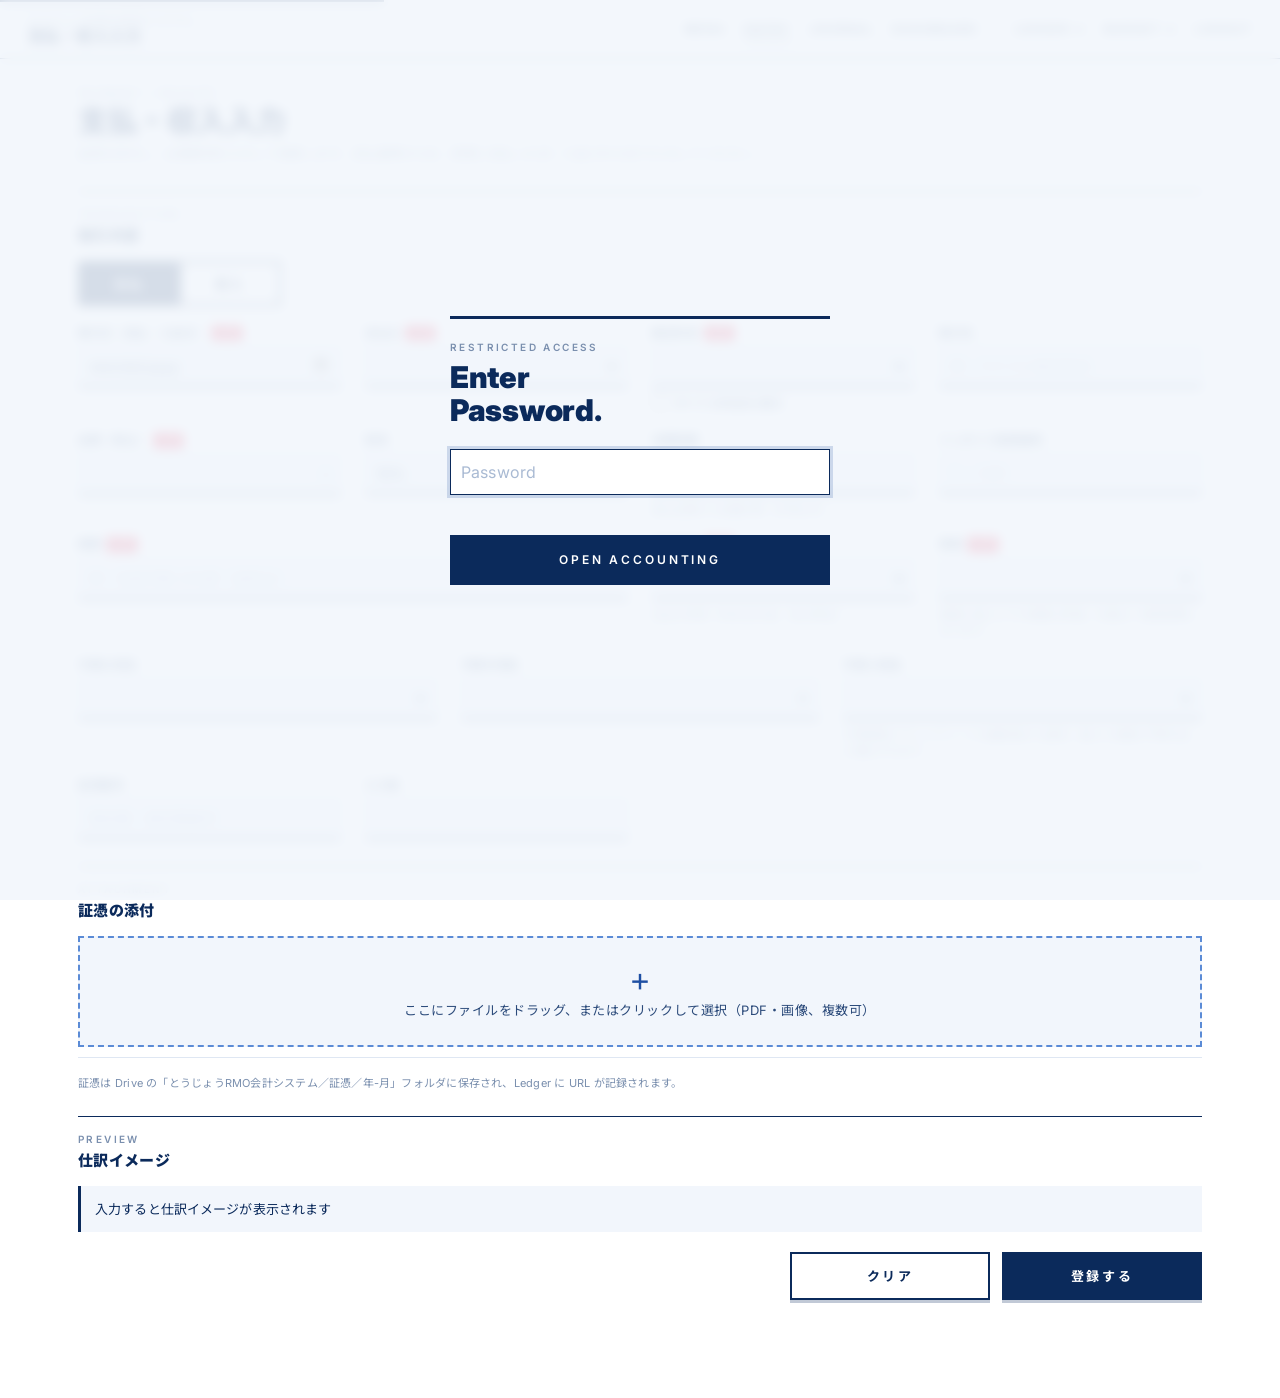
<file: Accounting/entry.html>
<!DOCTYPE html>
<html lang="ja">
<head>
  <meta charset="utf-8">
  <meta name="viewport" content="width=device-width, initial-scale=1">
  <title>とうじょうRMO会計システム | 支払・収入入力</title>
  <link rel="preconnect" href="https://fonts.googleapis.com">
  <link rel="preconnect" href="https://fonts.gstatic.com" crossorigin>
  <link href="https://fonts.googleapis.com/css2?family=Inter:wght@400;500;600;800&family=Noto+Sans+JP:wght@400;500;700;900&display=swap" rel="stylesheet">
  <link rel="stylesheet" href="css/style.css">
</head>
<body data-page="entry">
<main>
  <div class="eyebrow">Payment / Receipt</div>
  <h1>支払・収入入力</h1>
  <p class="sub">証憑を添付し、必要事項を入力して登録します。支払基準のため、実際に支払った日・入金された日で入力してください。</p>

  <form id="f" autocomplete="off">
    <div class="card">
      <h2>Transaction<b>取引内容</b></h2>
      <div class="grid">
        <div class="c12">
          <div class="seg" id="kind">
            <button type="button" data-v="支払" class="on">支払</button>
            <button type="button" data-v="収入">収入</button>
          </div>
        </div>
        <div class="c3"><label>取引日（支払・入金日）<span class="req"></span></label><input type="date" name="date" required></div>
        <div class="c3"><label id="srcLabel">支払元<span class="req"></span></label><select name="source" required></select></div>
        <div class="c3"><label>勘定科目<span class="req"></span></label><select name="account" required></select>
          <div class="hint"><label><input type="checkbox" id="allAcct" > すべての科目を表示</label></div></div>
        <div class="c3"><label>取引先</label><input name="partner" list="partners" placeholder="例：ラクスル株式会社"></div>

        <div class="c3"><label>金額（税込）<span class="req"></span></label><input name="amount" class="num" inputmode="numeric" placeholder="0" required></div>
        <div class="c3"><label>税率</label>
          <select name="taxRate"><option>10%</option><option>8%</option><option>非課税</option><option>対象外</option><option>8%・10%</option></select></div>
        <div class="c3"><label>消費税額</label><input name="taxAmount" class="num" inputmode="numeric"><div class="hint">税込金額から自動計算（手修正可）</div></div>
        <div class="c3"><label>インボイス登録番号</label><input name="invoiceNo" placeholder="T + 13桁"></div>

        <div class="c6"><label>摘要<span class="req"></span></label><input name="description" required placeholder="例：名刺印刷 200部（送料込）"></div>
        <div class="c3"><label id="fundLabel">資金原資<span class="req"></span></label><select name="fund" id="fund"></select><div class="hint" id="fundHint">支出の財源（RMO交付金／自己資金）</div></div>
        <div class="c3"><label id="busLabel">事業<span class="req"></span></label><select name="business" id="business"></select><div class="hint" id="busHint">事業を選ぶとその事業の原価、共通は一般管理費になります</div></div>

        <div class="c4"><label>予算大項目</label><select name="bl1" id="bl1"></select></div>
        <div class="c4"><label>予算中項目</label><select name="bl2" id="bl2"></select></div>
        <div class="c4"><label>予算小項目</label><select name="bl3" id="bl3"></select><div class="hint" id="budgetHint">予算管理スプレッドシートの最新版から選択。選ぶと実績が予算対比に集計されます</div></div>

        <div class="c3"><label>証憑番号</label><input name="voucherNo" placeholder="領収書・請求書番号"></div>
        <div class="c3"><label>入力者</label><input name="enteredBy"></div>
      </div>
    </div>

    <div class="card">
      <h2>Attachment<b>証憑の添付</b></h2>
      <div class="drop" id="drop">ここにファイルをドラッグ、またはクリックして選択（PDF・画像、複数可）</div>
      <input type="file" id="fileInput" multiple accept="image/*,application/pdf" hidden>
      <ul class="files" id="fileList"></ul>
      <div class="preview" id="preview"></div>
      <div class="hint">証憑は Drive の「とうじょうRMO会計システム／証憑／年-月」フォルダに保存され、Ledger に URL が記録されます。</div>
    </div>

    <div class="card">
      <h2>Preview<b>仕訳イメージ</b></h2>
      <div class="summary" id="summary">入力すると仕訳イメージが表示されます</div>
      <div class="actions">
        <button type="button" class="btn ghost" id="clearBtn">クリア</button>
        <button type="submit" class="btn" id="submit">登録する</button>
      </div>
    </div>
  </form>
  <datalist id="partners"></datalist>
</main>

<script src="js/config.js"></script>
<script src="js/core.js"></script>
<script src="js/model.js"></script>
<script src="js/store.js"></script>
<script src="js/widgets.js"></script>
<script src="js/entry.js"></script>
</body>
</html>
</file>
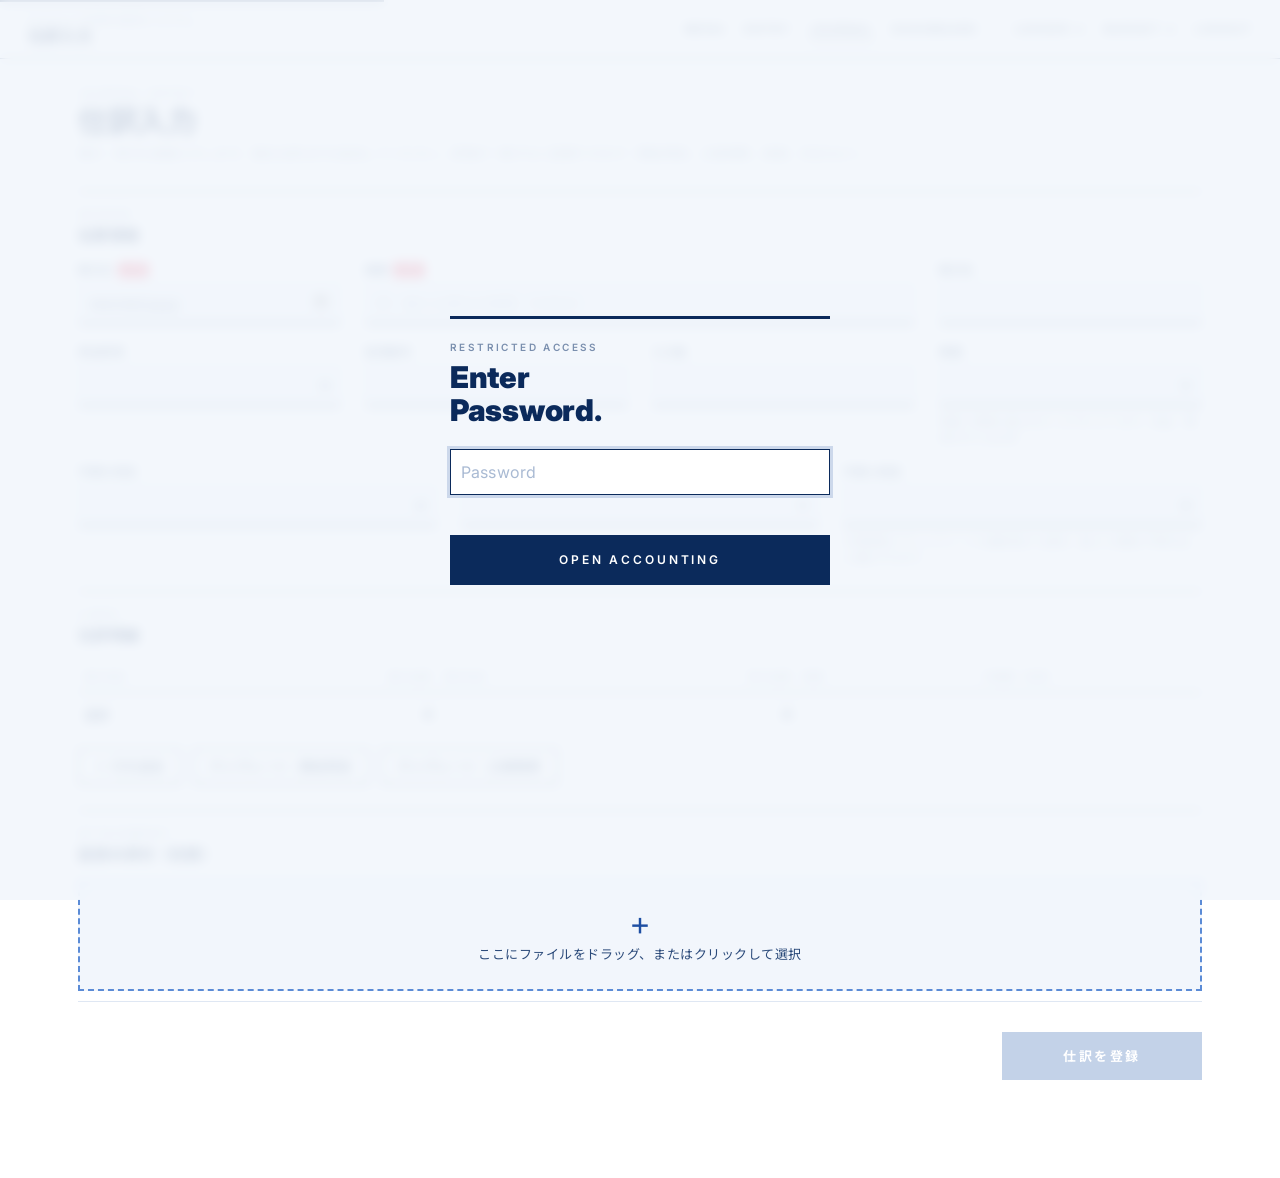
<file: Accounting/journal.html>
<!DOCTYPE html>
<html lang="ja">
<head>
  <meta charset="utf-8">
  <meta name="viewport" content="width=device-width, initial-scale=1">
  <title>とうじょうRMO会計システム | 仕訳入力</title>
  <link rel="preconnect" href="https://fonts.googleapis.com">
  <link rel="preconnect" href="https://fonts.gstatic.com" crossorigin>
  <link href="https://fonts.googleapis.com/css2?family=Inter:wght@400;500;600;800&family=Noto+Sans+JP:wght@400;500;700;900&display=swap" rel="stylesheet">
  <link rel="stylesheet" href="css/style.css">
  <style>
    #lines td { padding: 4px 6px; }
    #lines .rm { border: 1px solid var(--accent); background: var(--paper); color: var(--accent); font-size: 11px; font-weight: 700; height: 32px; padding: 0 10px; white-space: nowrap; }
    #lines .rm:hover { background: var(--accent); color: var(--paper); }
    #lines tfoot td { padding-top: 12px; }
    .bal { font-feature-settings: "tnum"; }
  </style>
</head>
<body data-page="journal">
<main>
  <div class="eyebrow">Journal Entry</div>
  <h1>仕訳入力</h1>
  <p class="sub">借方・貸方を直接入力します。複合仕訳は行を追加してください。貸借が一致すると登録できます（開始残高、立替精算、振替、訂正など）。</p>

  <form id="f" autocomplete="off">
    <div class="card">
      <h2>Header<b>伝票情報</b></h2>
      <div class="grid">
        <div class="c3"><label>取引日<span class="req"></span></label><input type="date" name="date" required></div>
        <div class="c6"><label>摘要<span class="req"></span></label><input name="description" required placeholder="例：細川立替分の精算（10月分）"></div>
        <div class="c3"><label>取引先</label><input name="partner"></div>
        <div class="c3"><label>資金原資</label><select name="fund"></select></div>
        <div class="c3"><label>証憑番号</label><input name="voucherNo"></div>
        <div class="c3"><label>入力者</label><input name="enteredBy"></div>
        <div class="c3"><label id="busLabel">事業</label><select name="business" id="business"></select><div class="hint" id="busHint">明細で事業を選ばなかった行に入ります。収益・費用の行には必須</div></div>
        <div class="c4"><label>予算大項目</label><select name="bl1" id="bl1"></select></div>
        <div class="c4"><label>予算中項目</label><select name="bl2" id="bl2"></select></div>
        <div class="c4"><label>予算小項目</label><select name="bl3" id="bl3"></select><div class="hint" id="budgetHint">予算管理スプレッドシートの最新版から選択。選ぶと実績が予算対比に集計されます</div></div>
      </div>
    </div>

    <div class="card">
      <h2>Lines<b>仕訳明細</b></h2>
      <table id="lines">
        <thead><tr><th style="width:20%">借方科目</th><th class="num" style="width:12%">借方金額</th><th style="width:20%">貸方科目</th><th class="num" style="width:12%">貸方金額</th><th style="width:16%">事業</th><th>行摘要（任意）</th><th></th></tr></thead>
        <tbody></tbody>
        <tfoot><tr class="total"><td>合計</td><td class="num bal" id="dSum">0</td><td></td><td class="num bal" id="cSum">0</td><td id="diff" colspan="3"></td></tr></tfoot>
      </table>
      <div class="actions" style="justify-content:flex-start">
        <button type="button" class="btn ghost small" id="add">＋ 行を追加</button>
        <button type="button" class="btn ghost small" id="tplOpen">テンプレート：開始残高</button>
        <button type="button" class="btn ghost small" id="tplSettle">テンプレート：立替精算</button>
      </div>
    </div>

    <div class="card">
      <h2>Attachment<b>証憑の添付（任意）</b></h2>
      <div class="drop" id="drop">ここにファイルをドラッグ、またはクリックして選択</div>
      <input type="file" id="fileInput" multiple accept="image/*,application/pdf" hidden>
      <ul class="files" id="fileList"></ul>
      <div class="preview" id="preview"></div>
      <div class="actions">
        <button type="submit" class="btn" id="submit" disabled>仕訳を登録</button>
      </div>
    </div>
  </form>
</main>

<script src="js/config.js"></script>
<script src="js/core.js"></script>
<script src="js/model.js"></script>
<script src="js/store.js"></script>
<script src="js/widgets.js"></script>
<script src="js/journal.js"></script>
</body>
</html>
</file>
<file: Accounting/css/style.css>
/* とうじょうRMO会計システム — RMO Gantt（WBS Timeline）と同じデザイン言語 */
:root{
  --ink:#0b2a5b; --ink2:#2b4a7a; --mute:#7a8fae; --hair:#dfe7f3; --hair2:#c3d2e8; --paper:#ffffff; --tint:#f2f6fc;
  --lv1:#1e4fa3; --lv2:#5b8bd6; --lv3:#b3cdf0;
  --accent:#e4002b;
  --key:#0e8a7e; --keybg:#e2f3f0;
  --rev:var(--lv1); --exp:var(--lv2);
  --font:"Inter","Noto Sans JP",-apple-system,BlinkMacSystemFont,"Hiragino Sans",sans-serif;
}
*{box-sizing:border-box}
html,body{margin:0}
body{font-family:var(--font);color:var(--ink);background:var(--paper);-webkit-font-smoothing:antialiased;-webkit-text-size-adjust:100%;letter-spacing:.01em;font-size:13px}
button,input,select,textarea{font-family:inherit;color:inherit}
button{cursor:pointer}
a{color:var(--ink)}

/* ===== Header（Gantt .hd と同じ） ===== */
header.hd{position:sticky;top:0;z-index:20;background:var(--paper);display:flex;align-items:center;gap:24px;padding:12px 28px;padding-top:calc(12px + env(safe-area-inset-top));border-bottom:1px solid var(--ink)}
.hd .brand{flex:0 1 auto;min-width:0}
.eyebrow{font-size:10px;font-weight:600;letter-spacing:.24em;text-transform:uppercase;color:var(--mute)}
.hd .ttl{margin:0;font-size:16px;font-weight:900;line-height:1.2;letter-spacing:.01em;white-space:nowrap;overflow:hidden;text-overflow:ellipsis}
.hd nav{display:flex;gap:18px;margin-left:auto;align-items:center}
.txtbtn{background:none;border:0;padding:6px 0;font-size:11px;font-weight:600;letter-spacing:.18em;text-transform:uppercase;color:var(--ink);position:relative;text-decoration:none;white-space:nowrap}
.txtbtn::after{content:"";position:absolute;left:0;right:100%;bottom:2px;height:1px;background:var(--ink);transition:right .25s}
.txtbtn:hover::after,.txtbtn.on::after{right:0}
.txtbtn:disabled{color:var(--mute);cursor:not-allowed}
.txtbtn:disabled::after{display:none}
.hd .sep{width:1px;height:14px;background:var(--hair2)}
@media (max-width:640px){
  header.hd{padding:8px 16px;padding-top:calc(8px + env(safe-area-inset-top));gap:12px}
  .hd .brand{display:none}
  .hd nav{gap:14px;margin-left:0;overflow-x:auto}
}

/* ===== Page ===== */
main{max-width:1180px;margin:0 auto;padding:28px 28px 72px}
@media (max-width:640px){ main{padding:20px 16px 56px} }
h1{margin:6px 0 6px;font-size:30px;font-weight:900;letter-spacing:-.01em;line-height:1.1}
.sub{color:var(--mute);margin:0 0 26px;font-size:12px;letter-spacing:.04em;line-height:1.7}
.muted{color:var(--mute)}
.card{border-top:1px solid var(--ink);padding:16px 0 26px;margin:0}
.card h2{margin:0 0 16px;font-size:10px;font-weight:600;letter-spacing:.24em;text-transform:uppercase;color:var(--mute)}
.card h2 b,.card h2 .jp{display:block;margin-top:4px;font-size:15px;font-weight:900;letter-spacing:.02em;color:var(--ink);text-transform:none}
.grid{display:grid;grid-template-columns:repeat(12,1fr);gap:18px 24px}
.c3{grid-column:span 3}.c4{grid-column:span 4}.c6{grid-column:span 6}.c8{grid-column:span 8}.c12{grid-column:span 12}
@media (max-width:760px){ .c3,.c4,.c6,.c8{grid-column:span 12} }

/* ===== Form（入力欄は枠と背景で明示） ===== */
label{display:block;font-size:11px;font-weight:700;letter-spacing:.06em;color:var(--ink2);margin-bottom:6px}
label .req{display:inline-block;margin-left:6px;padding:0 5px;background:var(--accent);color:var(--paper);font-size:9px;font-weight:700;letter-spacing:.08em;line-height:1.6;vertical-align:1px}
label .req::before{content:"必須"}
input,select,textarea{width:100%;height:42px;border:1px solid var(--hair2);border-bottom:2px solid var(--ink2);border-radius:0;background:var(--tint);font-size:16px;padding:0 10px;outline:none;letter-spacing:.01em;transition:background .15s,border-color .15s,box-shadow .15s}
@media (min-width:641px){ input,select,textarea{font-size:14px} }
input::placeholder,textarea::placeholder{color:#a9bad3}
input:hover,select:hover,textarea:hover{border-color:var(--lv2);border-bottom-color:var(--ink)}
input:focus,select:focus,textarea:focus{background:var(--paper);border-color:var(--ink);border-bottom-color:var(--ink);box-shadow:0 0 0 3px rgba(30,79,163,.18)}
select{appearance:none;-webkit-appearance:none;padding-right:30px;cursor:pointer;background-image:linear-gradient(45deg,transparent 50%,var(--ink) 50%),linear-gradient(135deg,var(--ink) 50%,transparent 50%);background-position:calc(100% - 15px) 52%,calc(100% - 10px) 52%;background-size:5px 5px;background-repeat:no-repeat}
input[type=checkbox]{width:16px;height:16px;padding:0;accent-color:var(--ink);vertical-align:-3px;margin:0 6px 0 0;box-shadow:none}
input[type=date]{cursor:pointer}
input.num{text-align:right;font-feature-settings:"tnum"}
input[readonly]{background:var(--paper);border-style:dashed}
textarea{height:auto;min-height:60px;padding:8px 10px;resize:vertical}
.hint{font-size:11px;color:var(--mute);margin-top:6px;letter-spacing:.02em}
.hint label{display:inline-flex;align-items:center;font-size:12px;letter-spacing:.02em;color:var(--ink2);font-weight:500;cursor:pointer;margin:0}

/* 区分切替 */
.seg{display:inline-flex;border:2px solid var(--ink)}
.seg button{border:0;background:var(--paper);padding:11px 34px;font-size:13px;font-weight:700;letter-spacing:.18em;color:var(--ink)}
.seg button:hover:not(.on){background:var(--tint)}
.seg button+button{border-left:2px solid var(--ink)}
.seg button.on{background:var(--ink);color:var(--paper)}

/* ボタン（Gantt .pbtn を基本に、操作できることが分かる形に） */
.btn{display:inline-flex;align-items:center;justify-content:center;gap:8px;height:48px;min-width:200px;padding:0 28px;border:2px solid var(--ink);background:var(--ink);color:var(--paper);font-size:13px;font-weight:700;letter-spacing:.2em;transition:background .15s,color .15s,box-shadow .15s,transform .05s;box-shadow:0 3px 0 rgba(11,42,91,.25)}
.btn:hover{background:var(--lv1);border-color:var(--lv1)}
.btn:active{transform:translateY(2px);box-shadow:0 1px 0 rgba(11,42,91,.25)}
.btn:focus-visible{outline:3px solid rgba(30,79,163,.35);outline-offset:2px}
.btn:disabled{background:var(--hair2);border-color:var(--hair2);color:var(--paper);box-shadow:none;cursor:not-allowed;transform:none}
.btn.ghost{background:var(--paper);color:var(--ink)}
.btn.ghost:hover{background:var(--tint);color:var(--ink);border-color:var(--ink)}
.btn.small{height:36px;min-width:0;padding:0 16px;font-size:12px;letter-spacing:.08em;border-width:1px;box-shadow:0 2px 0 rgba(11,42,91,.18)}
.btn.is-busy{opacity:.6;cursor:progress}
.actions{display:flex;gap:12px;justify-content:flex-end;align-items:center;margin-top:20px;flex-wrap:wrap}
.disabled-note{font-size:11px;color:var(--mute);margin-right:auto}

/* 添付 */
.drop{border:2px dashed var(--lv2);padding:26px;text-align:center;color:var(--ink2);cursor:pointer;background:var(--tint);font-size:13px;letter-spacing:.04em;transition:border-color .2s,background .2s}
.drop::before{content:"＋";display:block;font-size:22px;font-weight:800;color:var(--lv1);margin-bottom:4px}
.drop:hover,.drop.over{border-color:var(--ink);background:#e6eefa;color:var(--ink)}
.files{list-style:none;padding:0;margin:10px 0 0;border-top:1px solid var(--hair)}
.files li{display:flex;justify-content:space-between;gap:8px;padding:8px 2px;border-bottom:1px solid var(--hair);font-size:12px}
.files li button{border:1px solid var(--accent);background:var(--paper);color:var(--accent);font-size:11px;font-weight:700;padding:3px 10px}
.files li button:hover{background:var(--accent);color:var(--paper)}
.preview{display:flex;flex-wrap:wrap;gap:8px;margin-top:10px}
.preview img{height:90px;border:1px solid var(--hair2)}

/* 仕訳イメージ（Gantt .issbox） */
.summary{padding:12px 14px;border-left:3px solid var(--ink);background:var(--tint);font-size:13px;line-height:1.7}
.summary b{font-weight:800;font-feature-settings:"tnum"}

/* ===== Table ===== */
table{width:100%;border-collapse:collapse}
th,td{padding:9px 6px;border-bottom:1px solid var(--hair);text-align:left;vertical-align:middle}
thead th{font-size:9px;font-weight:600;letter-spacing:.2em;color:var(--mute);border-bottom:1px solid var(--ink)}
td.num,th.num{text-align:right;font-feature-settings:"tnum"}
tr.total td{font-weight:800;border-top:1px solid var(--ink);border-bottom:2px solid var(--ink)}
tfoot tr.total td{border-bottom:0}
.pill{display:inline-block;font-size:10px;font-weight:600;letter-spacing:.14em;padding:2px 7px;border:1px solid var(--ink)}
.ok{color:var(--key);font-weight:700}.ng{color:var(--accent);font-weight:700}

/* ===== Toast / Loading / Login ===== */
.toast{position:fixed;right:20px;bottom:20px;max-width:420px;padding:14px 16px;background:var(--ink);color:var(--paper);font-size:12px;line-height:1.7;letter-spacing:.02em;white-space:pre-line;display:none;z-index:70;box-shadow:0 8px 24px rgba(11,42,91,.2);border-left:3px solid var(--key)}
.toast.err{border-left-color:var(--accent)}
.toast a{color:var(--paper)}
.loading{position:fixed;left:0;right:0;top:0;height:2px;z-index:80;display:none;overflow:hidden}
.loading.on{display:block}
.loading i{position:absolute;top:0;bottom:0;width:30%;background:var(--ink);animation:ld 1s ease-in-out infinite}
@keyframes ld{from{left:-30%}to{left:100%}}
.ov{position:fixed;inset:0;display:none;z-index:90;background:rgba(242,246,252,.88);backdrop-filter:blur(6px);-webkit-backdrop-filter:blur(6px);align-items:center;justify-content:center;padding:20px}
.ov.open{display:flex}
.login{width:100%;max-width:380px;border-top:3px solid var(--ink);padding-top:22px}
.login h2{margin:8px 0 22px;font-size:30px;font-weight:900;letter-spacing:-.01em;line-height:1.1}
.login input{height:46px;border-bottom:1px solid var(--ink);font-size:16px}
.login .msg{min-height:20px;font-size:12px;color:var(--accent);margin:10px 0}
.pbtn{width:100%;height:50px;border:0;background:var(--ink);color:var(--paper);font-size:12px;font-weight:600;letter-spacing:.24em;text-transform:uppercase;transition:opacity .2s}
.pbtn:hover{opacity:.82}

/* ===== Dashboard ===== */
.toolbar{display:flex;gap:12px 24px;align-items:flex-end;justify-content:space-between;flex-wrap:wrap;margin-bottom:22px}
.toolbar .ctl{display:flex;align-items:flex-end;gap:16px}
.toolbar .ctl .fld{width:130px}
.stats{display:flex;flex-wrap:wrap;border-top:1px solid var(--ink);border-bottom:1px solid var(--hair2);margin:18px 0 26px}
.stat{flex:1 1 140px;padding:14px 16px;border-right:1px solid var(--hair)}
.stat:last-child{border-right:0}
.stat .l{font-size:9px;font-weight:600;letter-spacing:.18em;color:var(--mute)}
.stat .n{margin-top:6px;font-size:22px;font-weight:800;line-height:1;font-feature-settings:"tnum"}
.stat .s{margin-top:6px;font-size:10px;color:var(--mute);letter-spacing:.04em}
.stat.alert .n{color:var(--accent)}
.two{display:grid;grid-template-columns:1fr 1fr;gap:0 40px}
@media (max-width:860px){ .two{grid-template-columns:1fr} }
.chart{position:relative;height:280px}
.legend{display:flex;gap:14px;align-items:center;font-size:10px;letter-spacing:.16em;color:var(--mute);font-weight:600;margin:-6px 0 10px}
.legend i{display:inline-block;width:18px;height:6px;margin-right:6px;vertical-align:middle}
.bar{height:6px;background:var(--hair);min-width:80px;margin-bottom:3px}
.bar>span{display:block;height:100%;background:var(--lv1)}
.bar.over>span{background:var(--accent)}
.warn{display:none;margin:0 0 20px;padding:12px 14px;border-left:3px solid var(--accent);background:#fdf0f2;color:var(--accent);font-size:12px;line-height:1.7}

/* ===== 予算対比（Gantt の LV 表示に準拠） ===== */
.btb{display:flex;flex-wrap:wrap;gap:12px 28px;align-items:center;margin-bottom:12px}
.btb .grp{display:flex;align-items:center;gap:8px;flex-wrap:wrap}
.fl{font-size:9px;font-weight:600;letter-spacing:.2em;color:var(--mute);margin-right:4px}
.chips{display:flex;gap:8px;flex-wrap:wrap}
.chip{height:32px;padding:0 12px;border:1px solid var(--hair2);background:var(--paper);color:var(--ink2);font-size:12px;font-weight:600;letter-spacing:.04em;display:inline-flex;align-items:center;gap:6px}
.chip::before{content:"";width:12px;height:12px;border:1px solid var(--ink2);background:var(--paper)}
.chip.on{border-color:var(--ink);background:var(--ink);color:var(--paper)}
.chip.on::before{background:var(--paper);box-shadow:inset 0 0 0 3px var(--ink);border-color:var(--paper)}
.chip:hover:not(.on){border-color:var(--ink);background:var(--tint)}
.bnote{font-size:11px;color:var(--mute);margin-bottom:8px;letter-spacing:.02em}
.bwrap{overflow-x:auto}
.btbl{min-width:760px}
.btbl th,.btbl td{white-space:nowrap}
.btbl td:first-child{white-space:normal;min-width:220px}
.btbl th.act,.btbl td.act{background:#f7f9fd;font-weight:700}
.btbl .rate{width:150px}
.btbl tr[data-k]{cursor:pointer}
.btbl tr.l1 td{font-weight:900;font-size:13.5px;border-top:1px solid var(--ink);background-color:var(--tint);background-image:repeating-linear-gradient(-45deg,rgba(11,42,91,.06) 0 1.5px,transparent 1.5px 6px)}
.btbl tr.l1 td.act{background-image:none}
.btbl tr.l2 td{font-weight:700;color:var(--ink2)}
.btbl tr.l2 td:first-child{padding-left:22px}
.btbl tr.l3 td{font-size:12.5px;color:var(--ink2)}
.btbl tr.l3 td:first-child{padding-left:56px}
.btbl tr.un td:first-child{color:var(--accent)}
.btbl tr[data-k]:hover td{background-color:#e9f0fb}
.btbl .tg{display:inline-block;width:18px;font-size:10px;color:var(--ink)}
.btbl .tg.none{visibility:hidden}

/* ===== メニュー（タイル） ===== */
.tiles{display:grid;grid-template-columns:repeat(3,1fr);gap:20px;margin-top:8px}
@media (max-width:900px){ .tiles{grid-template-columns:repeat(2,1fr)} }
@media (max-width:560px){ .tiles{grid-template-columns:1fr} }
.tile{position:relative;display:flex;flex-direction:column;gap:6px;min-height:200px;padding:22px 22px 56px;border:1px solid var(--ink);border-top-width:4px;background:var(--paper);color:var(--ink);text-decoration:none;transition:background .2s,color .2s,transform .15s,box-shadow .2s}
.tile .no{font-size:30px;font-weight:900;line-height:1;color:var(--lv3);font-feature-settings:"tnum";margin-bottom:10px;transition:color .2s}
.tile .t{font-size:20px;font-weight:900;letter-spacing:.01em;line-height:1.3}
.tile .d{font-size:12px;color:var(--mute);line-height:1.7;transition:color .2s}
.tile .go{position:absolute;right:22px;bottom:18px;font-size:22px;font-weight:800;transition:transform .2s}
.tile:hover{background:var(--ink);color:var(--paper);transform:translateY(-2px);box-shadow:0 10px 24px rgba(11,42,91,.18)}
.tile:hover .eyebrow,.tile:hover .d{color:#c3d2e8}
.tile:hover .no{color:var(--lv2)}
.tile:hover .go{transform:translateX(4px)}
.tile.ext{border-top-color:var(--lv2);background:var(--tint)}
.tile.ext:hover{background:var(--ink2)}
label .auto{display:inline-block;margin-left:6px;padding:0 5px;background:var(--key);color:var(--paper);font-size:9px;font-weight:700;letter-spacing:.08em;line-height:1.6;vertical-align:1px}
select:disabled{background:var(--paper);border-style:dashed;color:var(--ink);opacity:1;cursor:not-allowed}

/* 貸借対照表・損益計算書（共通の財務表スタイル table.fs） */
.bs-grid{display:grid;grid-template-columns:1fr 1fr;gap:0 18px}
@media (max-width:760px){ .bs-grid{grid-template-columns:1fr} }
table.cmp td,table.cmp th{padding:6px 6px;font-size:12.5px}
table.cmp thead th{font-size:9px}
table.fs td{height:32px;padding-top:0;padding-bottom:0}
table.fs thead th{font-size:10px;font-weight:700;letter-spacing:.12em;color:var(--ink);padding-top:8px;padding-bottom:8px}
table.fs tr.sec td{font-size:10px;font-weight:600;letter-spacing:.2em;color:var(--mute);background:var(--tint)}
table.fs tr.pad td{border-bottom-color:transparent}
/* 3段階：科目（細字・字下げ）／小計（太字・上に細線）／総計（極太・上に線、下に二重線） */
table.fs tbody tr:not([class]) td,table.fs tr.un td{font-weight:400;color:var(--ink2)}
table.fs tbody tr:not([class]) td:first-child,table.fs tr.un td:first-child{padding-left:20px}
table.fs tr.un td{color:var(--accent)}
table.fs tr.sub td{font-weight:700;color:var(--ink);border-top:1px solid var(--ink)}
table.fs tr.total td{font-weight:800;font-size:14px;color:var(--ink);border-top:1px solid var(--ink);border-bottom:3px double var(--ink)}
table.fs tr:has(+ tr.sub) td,table.fs tr:has(+ tr.total) td{border-bottom-color:var(--ink)}
</file>
